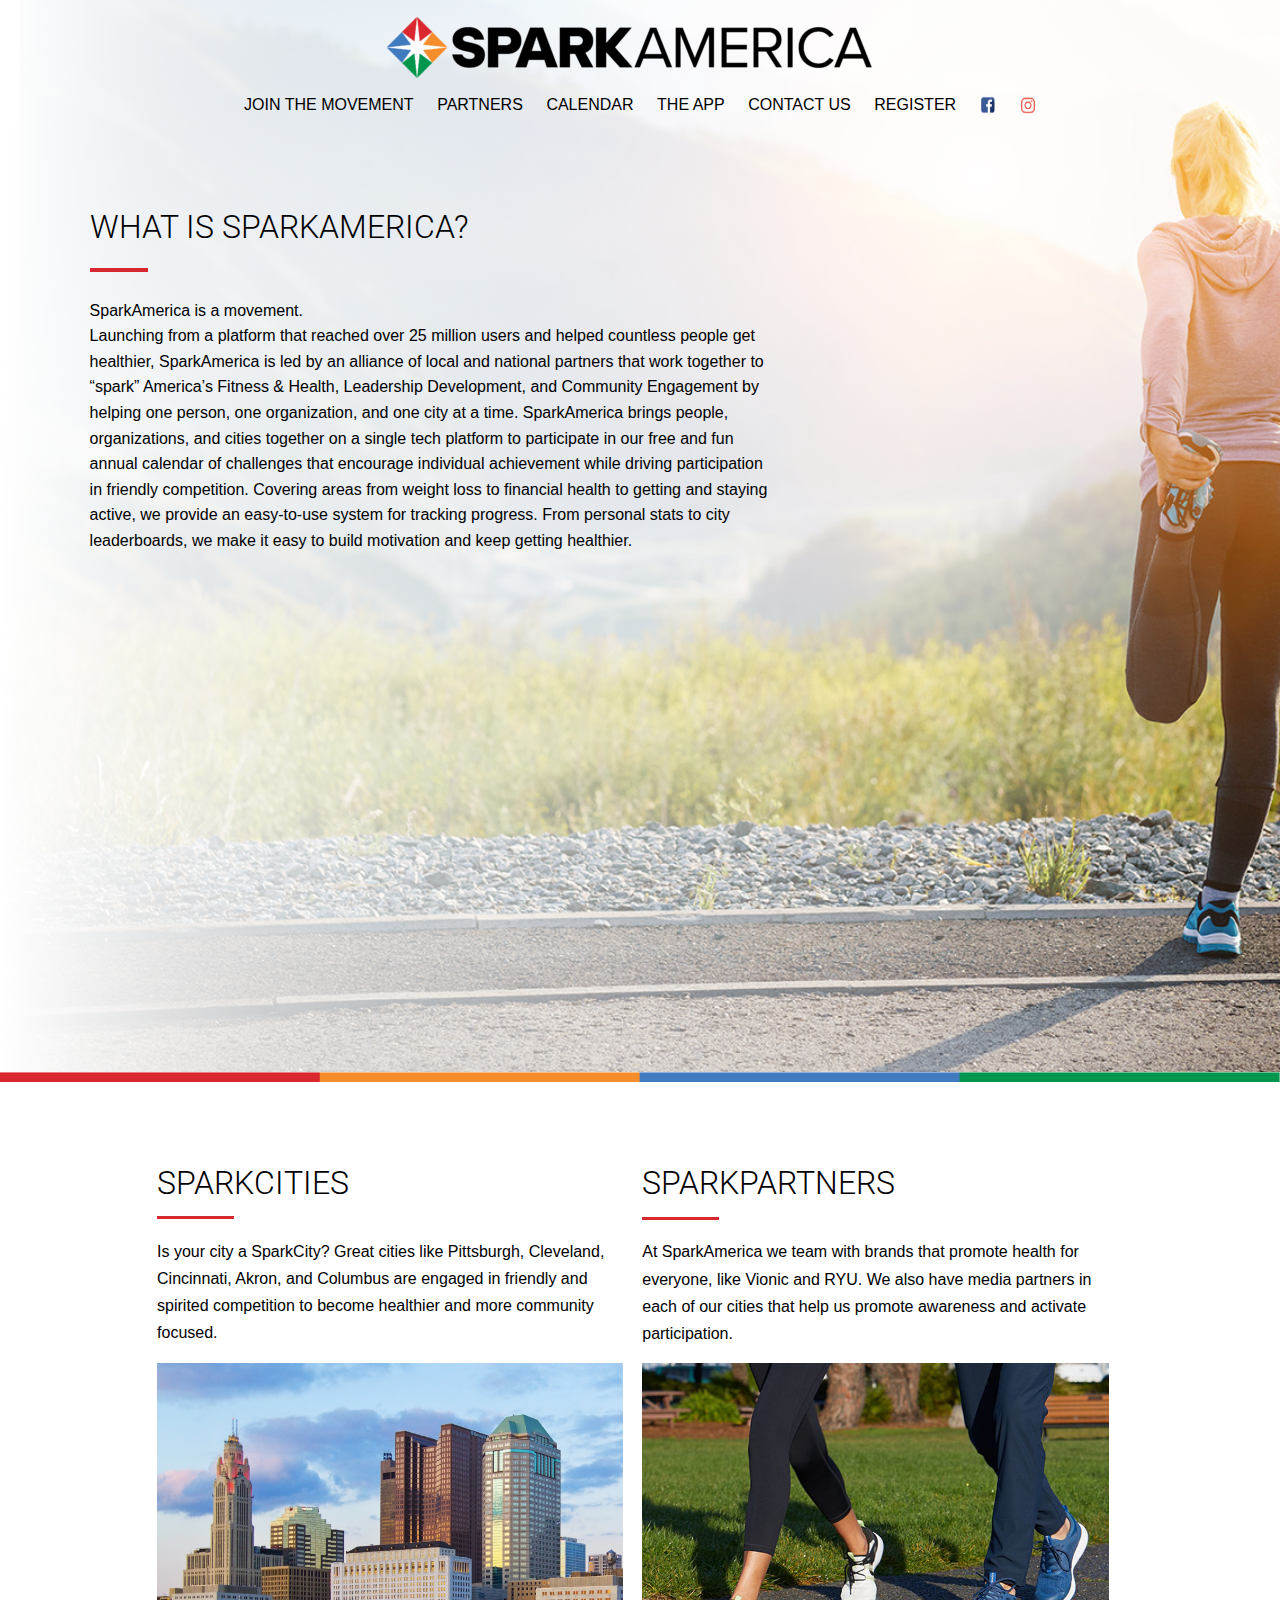
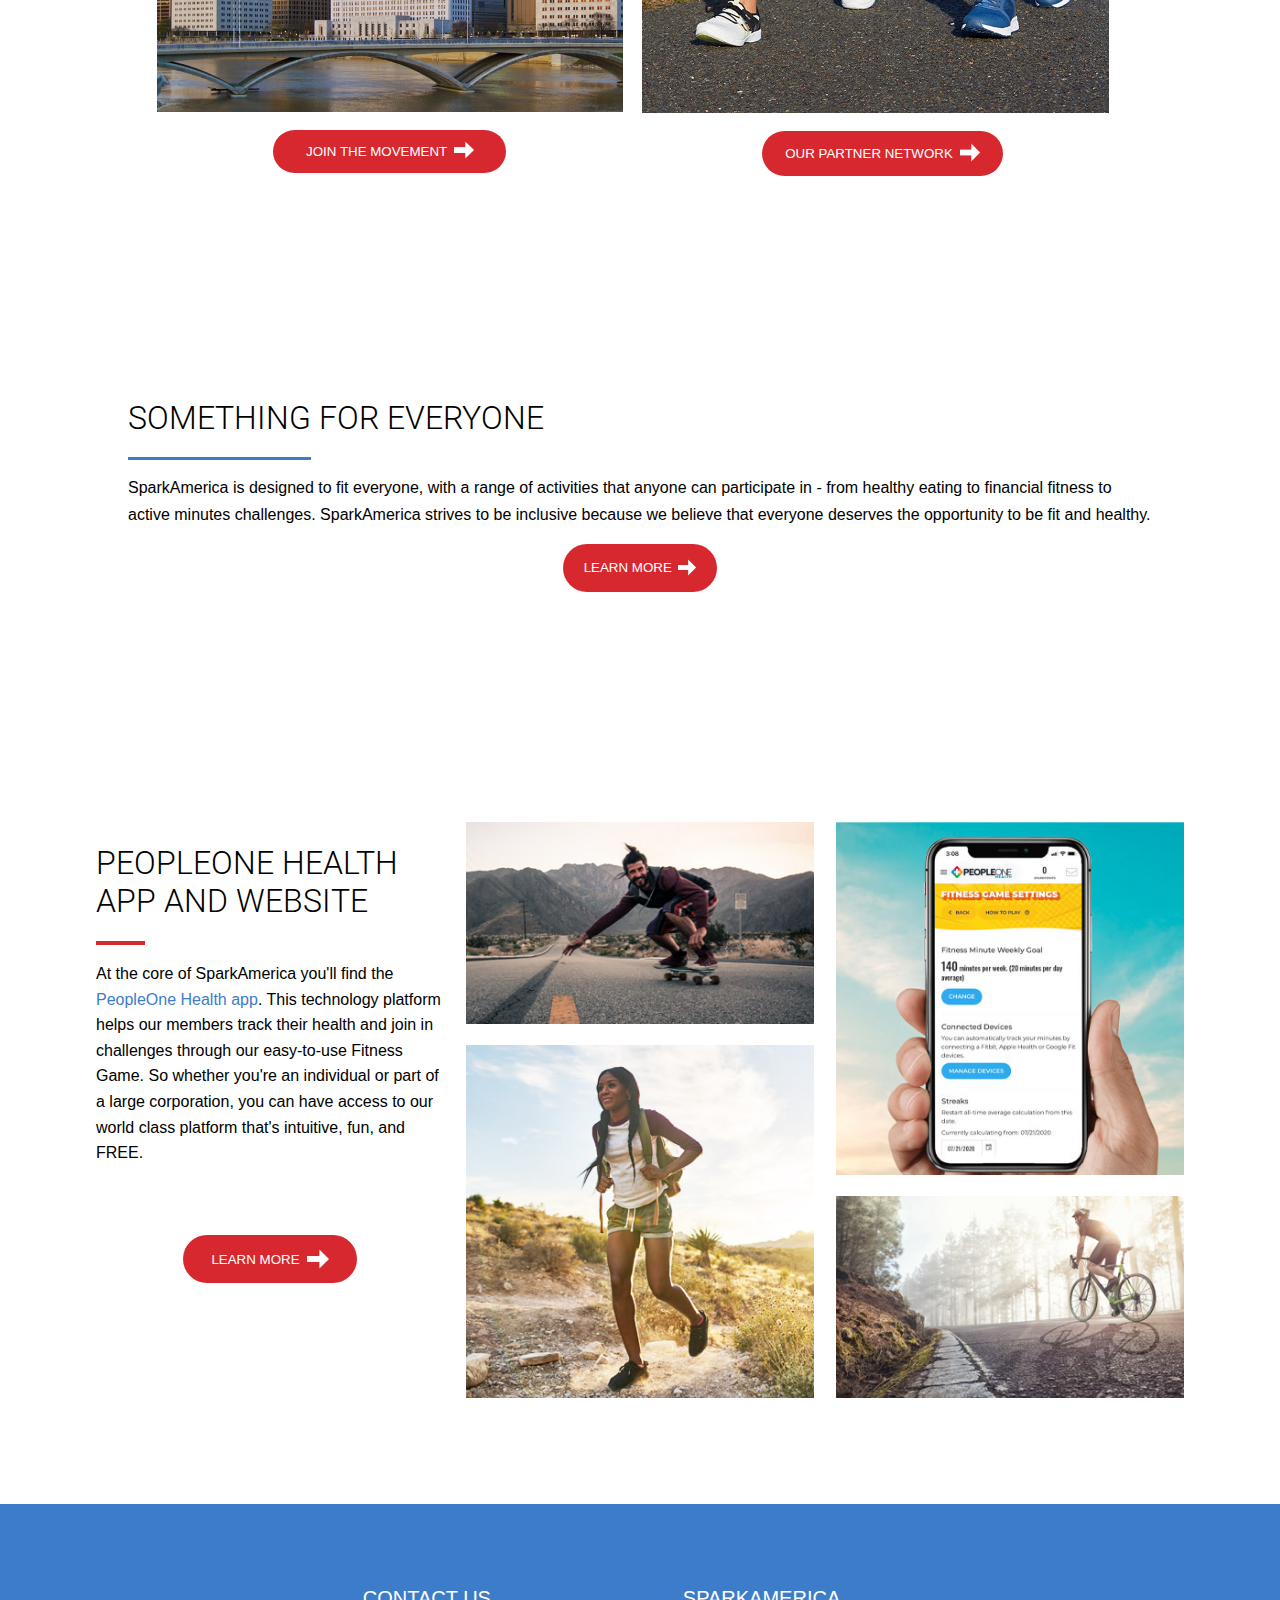
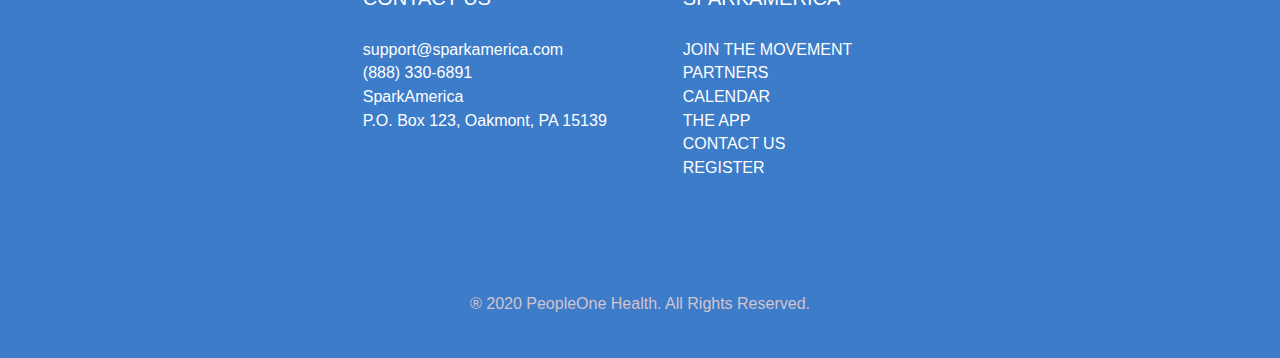
<file: Index.html>
<!DOCTYPE html>
<html lang="en">
  <head>
    <meta charset="UTF-8" />
    <meta http-equiv="X-UA-Compatible" content="IE=edge" />
    <meta name="viewport" content="width=device-width, initial-scale=1.0" />
    <title>SPARKAMERICA - SparkAmerica</title>
    <link rel="shortcut icon" href="./Images/common/title.png" />
    <link rel="stylesheet" href="./Css/header.css" />
    <link rel="stylesheet" href="./Css/home_content.css" />
    <link rel="stylesheet" href="./Css/footer.css" />
  </head>
  <body>
    <div id="bg">
      <div id="container">
        <div id="header"></div>
        <div id="description">
          <h1>WHAT IS SPARKAMERICA?</h1>
          <div></div>
          <p class="paragraph">
            SparkAmerica is a movement. <br />
            Launching from a platform that reached over 25 million users and
            helped countless people get healthier, SparkAmerica is led by an
            alliance of local and national partners that work together to
            “spark” America’s Fitness & Health, Leadership Development, and
            Community Engagement by helping one person, one organization, and
            one city at a time. SparkAmerica brings people, organizations, and
            cities together on a single tech platform to participate in our free
            and fun annual calendar of challenges that encourage individual
            achievement while driving participation in friendly competition.
            Covering areas from weight loss to financial health to getting and
            staying active, we provide an easy-to-use system for tracking
            progress. From personal stats to city leaderboards, we make it easy
            to build motivation and keep getting healthier.
          </p>
        </div>
      </div>
    </div>
    <div class="line">
      <img src="./Images/homepage/multicolorLine.jpg" alt="" />
    </div>
    <div id="cards_parent">
      <div class="cards">
        <div>
          <h1><span class="span">SPAR</span>KCITIES</h1>
          <p>
            Is your city a SparkCity? Great cities like Pittsburgh, Cleveland,
            Cincinnati, Akron, and Columbus are engaged in friendly and spirited
            competition to become healthier and more community focused.
          </p>
          <img src="./Images/common/buildings.jpg" />
          <button class="join_movement">
            <span class="arrow">JOIN THE MOVEMENT</span
            ><img src="./Images/common/arrow.png" alt="" />
          </button>
        </div>
        <div>
          <h1><span class="span">SPAR</span>KPARTNERS</h1>
          <p>
            At SparkAmerica we team with brands that promote health for
            everyone, like Vionic and RYU. We also have media partners in each
            of our cities that help us promote awareness and activate
            participation.
          </p>
          <img src="./Images/homepage/running.jpg" />
          <button class="partners">
            <span class="arrow">OUR PARTNER NETWORK</span
            ><img src="./Images/common/arrow.png" alt="" />
          </button>
        </div>
      </div>
    </div>
    <div id="paralympic">
      <div>
        <div>
          <h1><span class="span2">SOMETHING</span> FOR EVERYONE</h1>
          <p>
            SparkAmerica is designed to fit everyone, with a range of activities
            that anyone can participate in - from healthy eating to financial
            fitness to active minutes challenges. SparkAmerica strives to be
            inclusive because we believe that everyone deserves the opportunity
            to be fit and healthy.
          </p>
          <button class="learn_more">
            <span class="arrow">LEARN MORE</span
            ><img id="tar" src="./Images/common/arrow.png" />
          </button>
        </div>
      </div>
    </div>
    <div id="grid_parent">
      <div id="grid_part">
        <div>
          <h1>PEOPLEONE HEALTH APP AND WEBSITE</h1>
          <div id="underline"></div>
          <p>
            At the core of SparkAmerica you'll find the
            <span class="highlight">PeopleOne Health app</span>. This technology
            platform helps our members track their health and join in challenges
            through our easy-to-use Fitness Game. So whether you're an
            individual or part of a large corporation, you can have access to
            our world class platform that's intuitive, fun, and FREE.
          </p>
          <button class="learn_more">
            <span class="arrow">LEARN MORE</span
            ><img src="./Images/common/arrow.png" />
          </button>
        </div>
        <div class="grid_image">
          <img src="./Images/homepage/scating.jpg" />
          <img src="./Images/homepage/traking.jpg" />
        </div>
        <div class="grid_image">
          <img src="./Images/common/iphone1.jpg" />
          <img src="./Images/homepage/Cycling.jpg" />
        </div>
      </div>
    </div>
    <div id="footer"></div>
  </body>
  <script src="./Scripts/header.js"></script>
  <script src="./Scripts/footer.js"></script>
  <script src="./Scripts/index.js"></script>
</html>
</file>
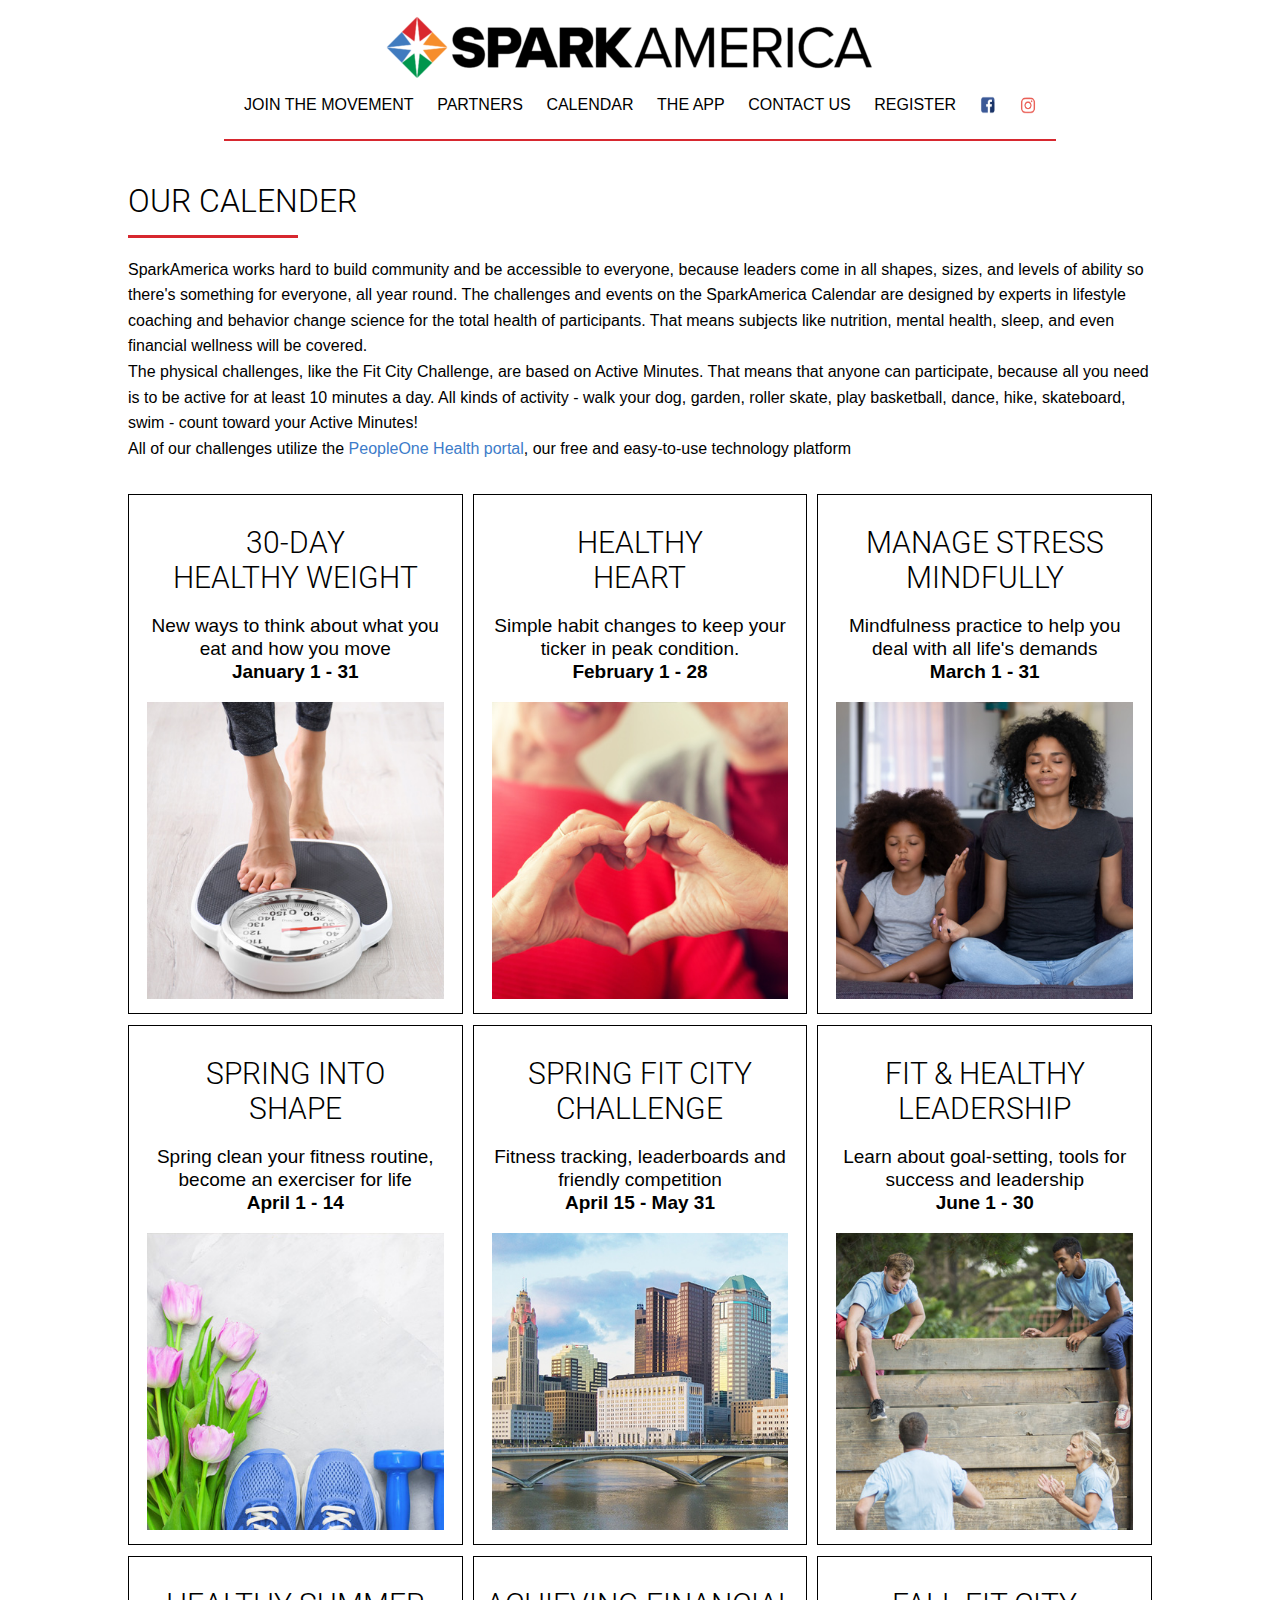
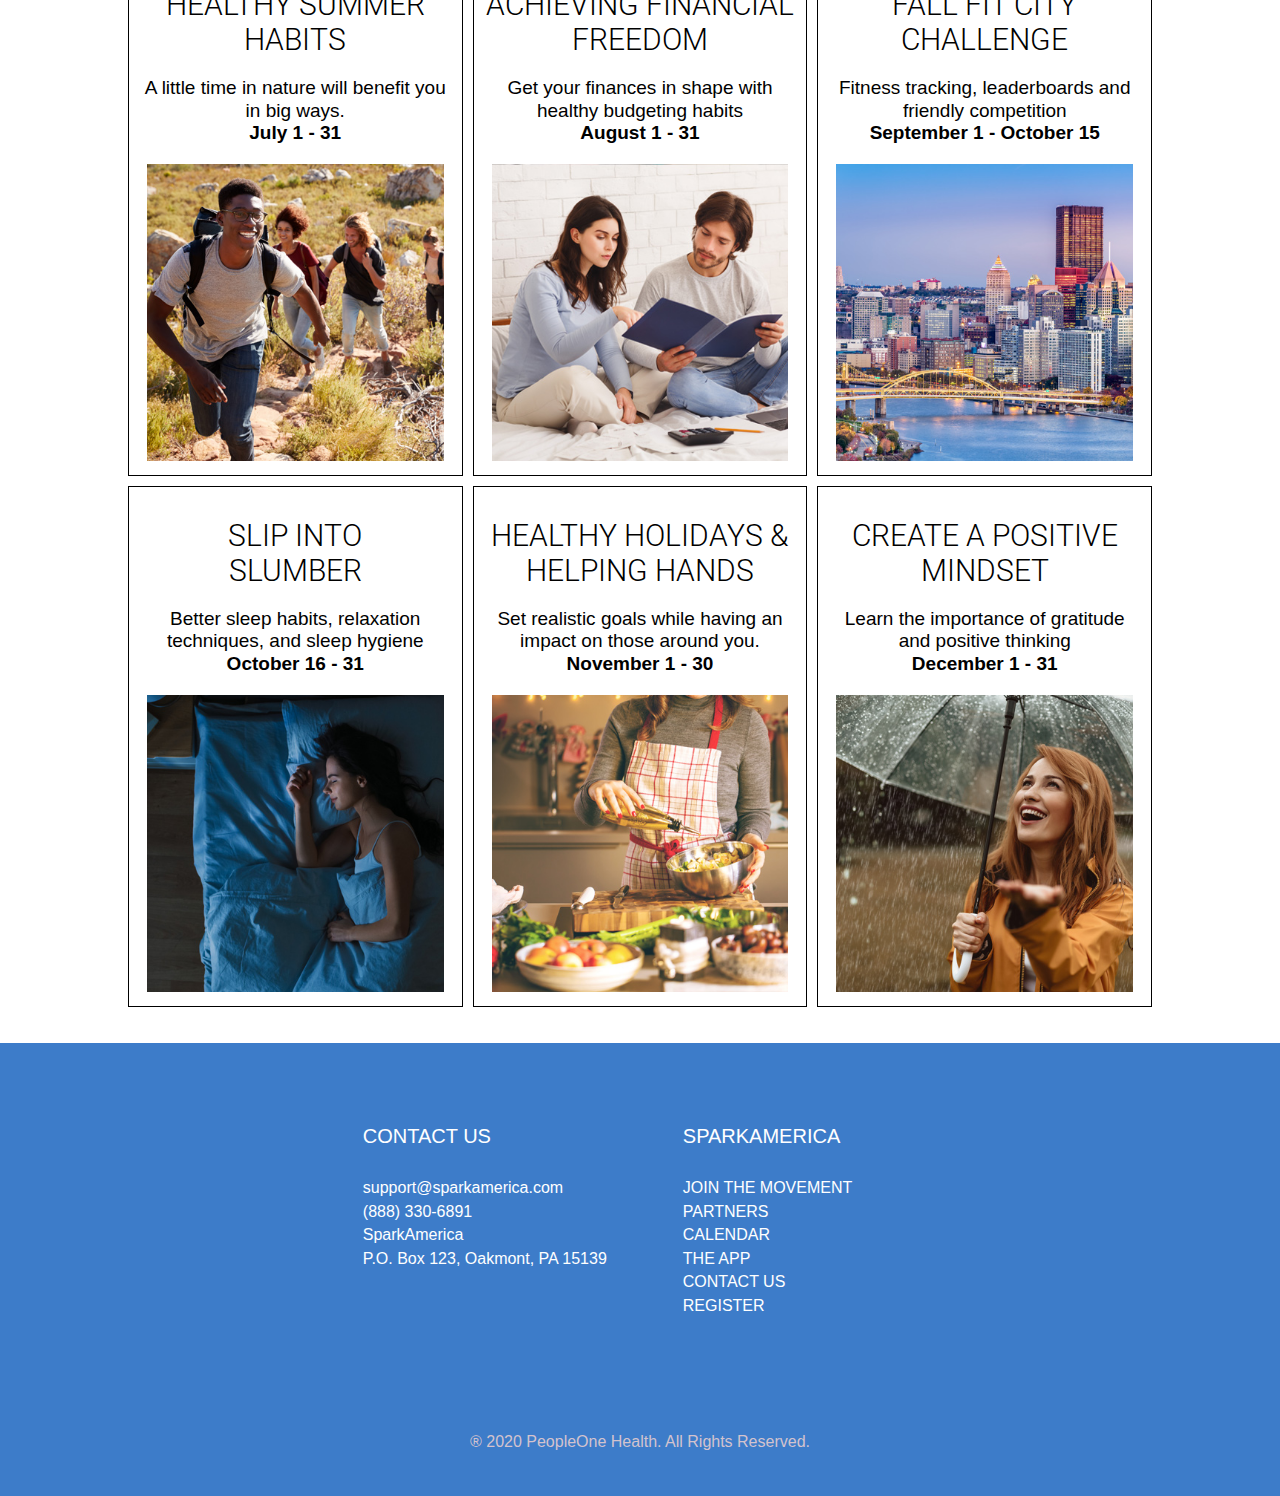
<file: calendar.html>
<!DOCTYPE html>
<html lang="en">
  <head>
    <meta charset="UTF-8" />
    <meta http-equiv="X-UA-Compatible" content="IE=edge" />
    <meta name="viewport" content="width=device-width, initial-scale=1.0" />
    <title>CALENDER - SparkAmerica</title>
    <link rel="shortcut icon" href="./Images/common/title.png" />
    <link rel="stylesheet" href="./Css/header.css" />
    <link rel="stylesheet" href="./Css/extra.css" />
    <link rel="stylesheet" href="./Css/calendar.css" />
    <link rel="stylesheet" href="./Css/footer.css">
  </head>
  <body>
    <div id="header"><!--This Part is Appended in JavaScript--></div>
    <div id="description">
      <h1>
        <span class="span" style="padding-bottom: 1.5%">OUR CALEN</span>DER
      </h1>
      <p>
        SparkAmerica works hard to build community and be accessible to
        everyone, because leaders come in all shapes, sizes, and levels of
        ability so there's something for everyone, all year round. The
        challenges and events on the SparkAmerica Calendar are designed by
        experts in lifestyle coaching and behavior change science for the total
        health of participants. That means subjects like nutrition, mental
        health, sleep, and even financial wellness will be covered.<br />The
        physical challenges, like the Fit City Challenge, are based on Active
        Minutes. That means that anyone can participate, because all you need is
        to be active for at least 10 minutes a day. All kinds of activity - walk
        your dog, garden, roller skate, play basketball, dance, hike,
        skateboard, swim - count toward your Active Minutes!<br />All of our
        challenges utilize the
        <span class="highlight">PeopleOne Health portal</span>, our free and
        easy-to-use technology platform
      </p>
    </div>
    <div id="year">
      <div>
        <h1>30-DAY<br />HEALTHY WEIGHT</h1>
        <p>New ways to think about what you eat and how you move<br>
        <span class="dark">January 1 - 31</span></p>
        <img src="./Images/calender/january.jpg" />
      </div>
      <div>
        <h1>HEALTHY<br />HEART</h1>
        <p>Simple habit changes to keep your ticker in peak condition.<br>
        <span class="dark">February 1 - 28</span></p>
        <img src="./Images/calender/february.jpg" />
      </div>
      <div>
        <h1>MANAGE STRESS<br />MINDFULLY</h1>
        <p>Mindfulness practice to help you deal with all life's demands<br>
        <span class="dark">March 1 - 31</span></p>
        <img src="./Images/calender/march.jpg" />
      </div>
      <div>
        <h1>SPRING INTO<br />SHAPE</h1>
        <p>Spring clean your fitness routine, become an exerciser for life<br>
        <span class="dark">April 1 - 14</span></p>
        <img src="./Images/calender/april.jpg" />
      </div>
      <div>
        <h1>SPRING FIT CITY<br />CHALLENGE</h1>
        <p>Fitness tracking, leaderboards and friendly competition<br>
        <span class="dark">April 15 - May 31</span></p>
        <img src="./Images/calender/may.jpg" />
      </div>
      <div>
        <h1>FIT & HEALTHY<br />LEADERSHIP</h1>
        <p>Learn about goal-setting, tools for success and leadership<br>
        <span class="dark">June 1 - 30</span></p>
        <img src="./Images/calender/june.jpg" />
      </div>
      <div>
        <h1>HEALTHY SUMMER<br />HABITS</h1>
        <p>A little time in nature will benefit you in big ways.<br>
        <span class="dark">July 1 - 31</span></p>
        <img src="./Images/calender/july.jpg" />
      </div>
      <div>
        <h1>ACHIEVING FINANCIAL<br />FREEDOM</h1>
        <p>Get your finances in shape with healthy budgeting habits<br>
        <span class="dark">August 1 - 31</span></p>
        <img src="./Images/calender/august.jpg" />
      </div>
      <div>
        <h1>FALL FIT CITY<br />CHALLENGE</h1>
        <p>Fitness tracking, leaderboards and friendly competition<br>
        <span class="dark">September 1 - October 15</span></p>
        <img src="./Images/calender/september.jpg" />
      </div>
      <div>
        <h1>SLIP INTO<br />SLUMBER</h1>
        <p>Better sleep habits, relaxation techniques, and sleep hygiene<br>
        <span class="dark">October 16 - 31</span></p>
        <img src="./Images/calender/october.jpg" />
      </div>
      <div>
        <h1>HEALTHY HOLIDAYS &<br />HELPING HANDS</h1>
        <p>Set realistic goals while having an impact on those around you.<br>
        <span class="dark">November 1 - 30</span></p>
        <img src="./Images/calender/november.jpg" />
      </div>
      <div>
        <h1>CREATE A POSITIVE<br />MINDSET</h1>
        <p>Learn the importance of gratitude and positive thinking<br>
        <span class="dark">December 1 - 31</span></p>
        <img src="./Images/calender/december.jpg" />
      </div>
    </div>
    <div id="footer"><!--This Part is Appended in JavaScript--></div>
  </body>
  <script src="./Scripts/header.js"></script>
  <script src="./Scripts/footer.js"></script>
</html>
</file>
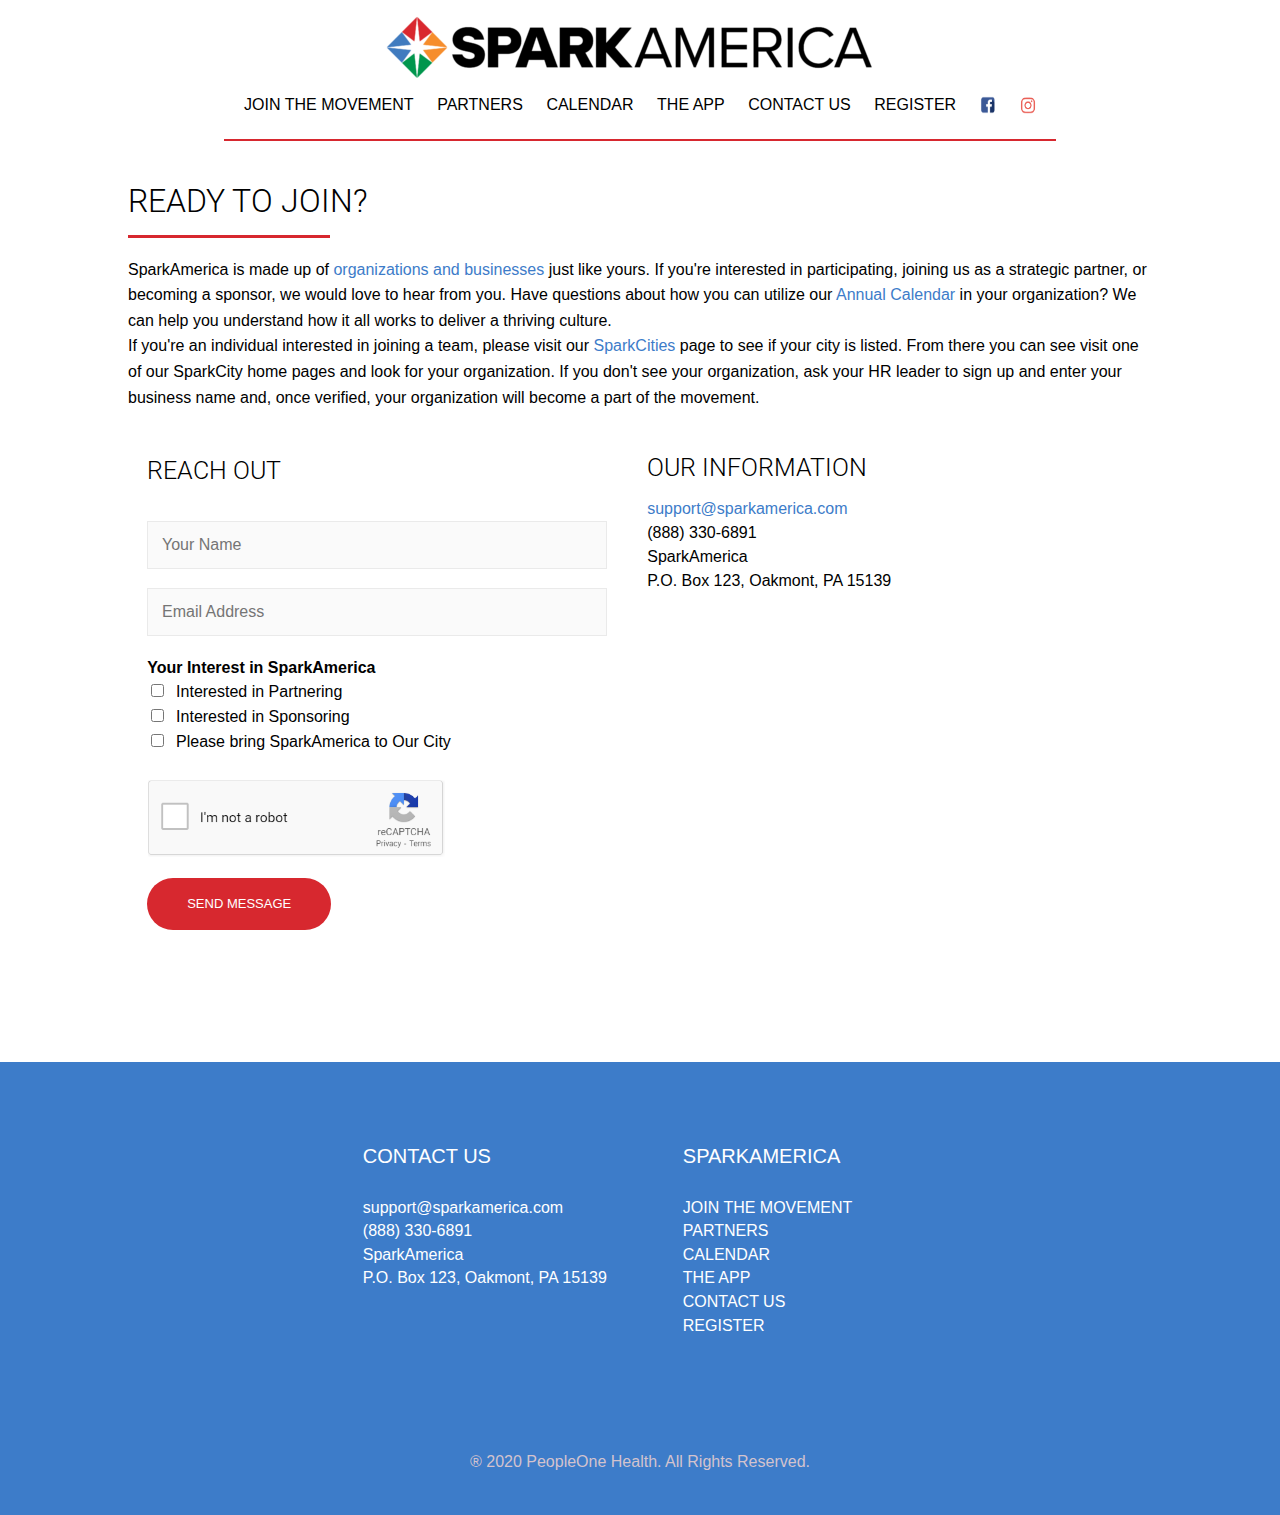
<file: contactUs.html>
<!DOCTYPE html>
<html lang="en">
  <head>
    <meta charset="UTF-8" />
    <meta http-equiv="X-UA-Compatible" content="IE=edge" />
    <meta name="viewport" content="width=device-width, initial-scale=1.0" />
    <title>CONTACT US - SparkAmerica</title>
    <link rel="shortcut icon" href="./Images/common/title.png" />
    <link rel="stylesheet" href="./Css/header.css" />
    <link rel="stylesheet" href="./Css/extra.css" />
    <link rel="stylesheet" href="./Css/contact.css" />
    <link rel="stylesheet" href="./Css/footer.css" />
  </head>
  <body>
    <div id="header"><!--This Part is Appended in JavaScript--></div>
    <div id="description">
      <h1>
        <span class="span" style="padding-bottom: 1.5%">READY TO JOI</span>N?
      </h1>
      <p>
        SparkAmerica is made up of <span class="highlight">organizations and businesses</span> just like yours.
        If you're interested in participating, joining us as a strategic
        partner, or becoming a sponsor, we would love to hear from you. Have
        questions about how you can utilize our <span class="highlight">Annual Calendar</span> in your
        organization? We can help you understand how it all works to deliver a
        thriving culture.
        <br />
        If you're an individual interested in joining a team, please visit our
        <span class="highlight">SparkCities</span> page to see if your city is listed. From there you can see
        visit one of our SparkCity home pages and look for your organization. If
        you don't see your organization, ask your HR leader to sign up and enter
        your business name and, once verified, your organization will become a
        part of the movement.
      </p>
    </div>
    <div id="contact">
        
        <form>
          <h1>REACH OUT</h1>
          <input type="text" placeholder="Your Name" />
          <input type="email" name="" id="" placeholder="Email Address" />
          <div>
            <label for="interest" id="check"><span class="dark">Your Interest in SparkAmerica</span></label><br>
            <input type="checkbox" name="interest" /> &nbsp;Interested in Partnering<br>
            <input type="checkbox" name="interest" /> &nbsp;Interested in Sponsoring<br>
            <input type="checkbox" name="interest" /> &nbsp;Please bring SparkAmerica to Our City<br>
          </div>
          <img id="recap" src="./Images/common/captchaStart.png" alt="" />
          <button>SEND MESSAGE</button>
        </form>
      <div id="part_2">
        <ul type="none">
          <h1>OUR INFORMATION</h1>
          <li>
            <a href="https://mail.google.com/"
              ><span class="highlight">support@sparkamerica.com</span></a
            >
          </li>
          <li>(888) 330-6891</li>
          <li>SparkAmerica</li>
          <li>P.O. Box 123, Oakmont, PA 15139</li>
        </ul>
      </div>
    </div>
    <div id="footer"><!--This Part is Appended in JavaScript--></div>
  </body>
  <script src="./Scripts/header.js"></script>
  <script src="./Scripts/footer.js"></script>
  <script src="./Scripts/contact.js"></script>
</html>
</file>
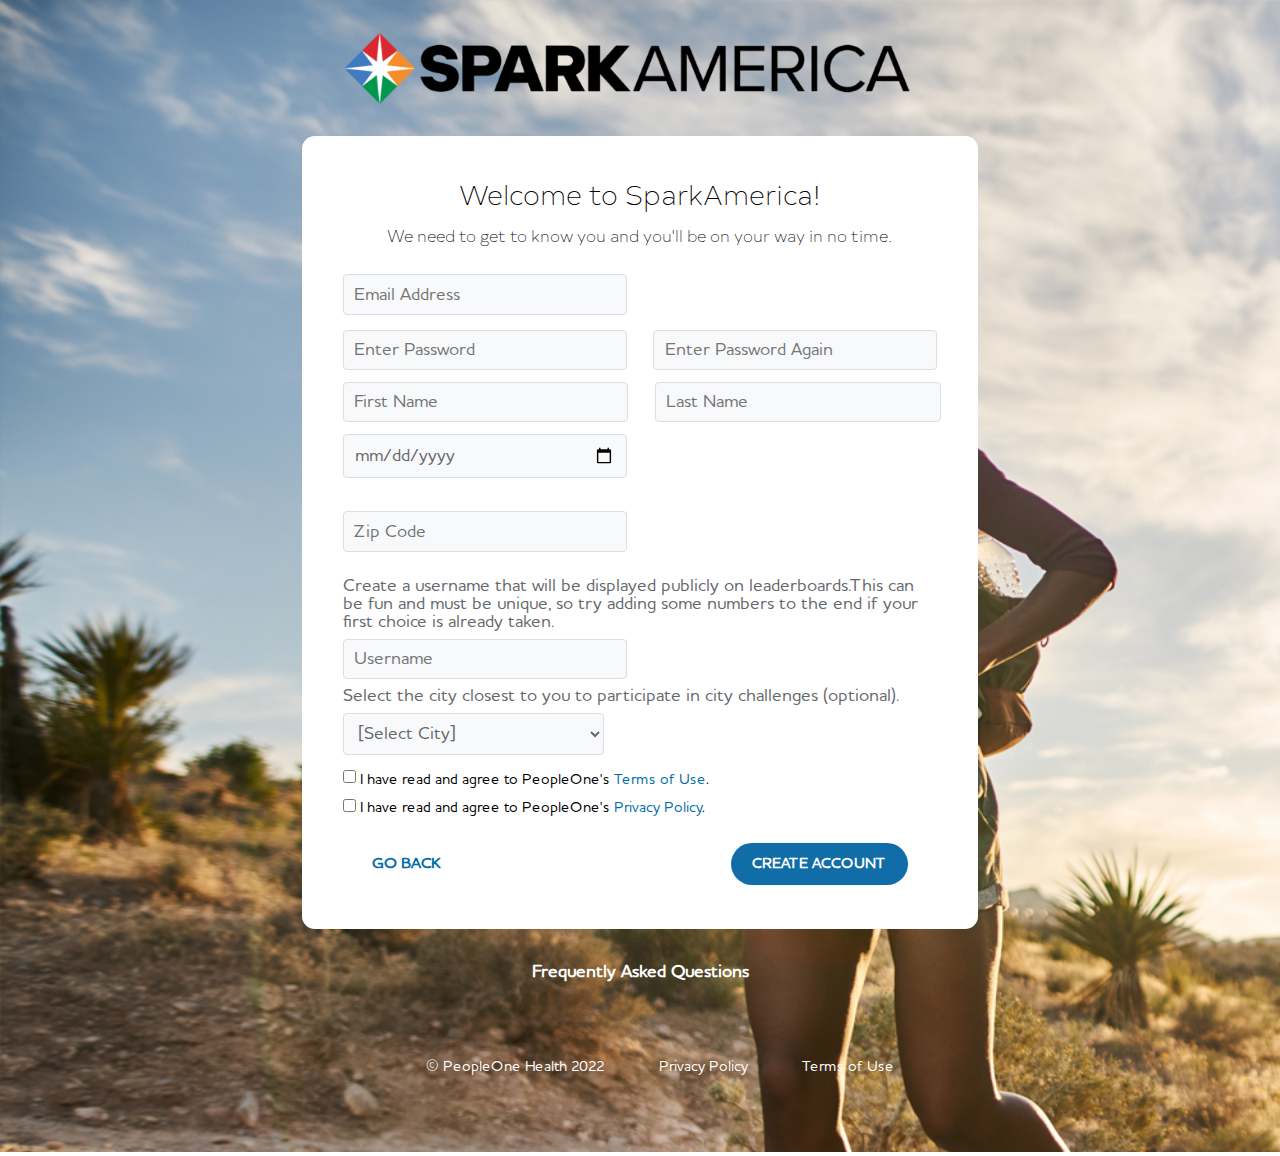
<file: form.html>
<!DOCTYPE html>
<html lang="en">
  <head>
    <meta charset="UTF-8" />
    <meta http-equiv="X-UA-Compatible" content="IE=edge" />
    <meta name="viewport" content="width=device-width, initial-scale=1.0" />
    <title>SparkAmerica: Get Started</title>
    <link rel="shortcut icon" href="./Images/common/title.png" />
    <link rel="stylesheet" href="./Css/form.css" />
  </head>
  <body>
    <img src="./Images/common/SparkAmericaCityPageHeader.jpg" alt="" />
    <div id="content">
      <img src="./Images/common/SparkAmerica2020-02-768x96.png" alt="" />
      <div id="white_part">
        <div>
          <div>
            <h1>
              Welcome to SparkAmerica!<br />
              <span id="p"
                >We need to get to know you and you'll be on your way in no
                time.</span
              >
            </h1>
          </div>
          <form action="">
            <input type="text" placeholder="Email Address" />
            <p class="email notice">Email field is required</p>

            <div id="password">
              <input type="password" name="" placeholder="Enter Password" />
              <input
                type="password"
                name=""
                placeholder="Enter Password Again"
              />
            </div>
            <div style="width:84% ; display: flex; justify-content: space-between;">
              <p class="password notice">The Password field is required.</p>
            <p class="password notice"></p>
            </div>

            <div class="flname">
              <div>
              <input type="text" name="" placeholder="First Name" />
              <p class="notice">The First Name field is required.</p>
              </div>
              <div>
              <input type="text" name="" placeholder="Last Name" />
              <p class="notice">The Last Name field is required.</p>
              </div>
            </div>

            <input type="date" name="" /> <br />
            <p class="dob notice">The Birth Date field is required.</p>
            <br />

            <input type="tel" name="" placeholder="Zip Code" /><br />
            <p class="zip notice">The Zip Code field is required. USA residents only.
            </p>
            <br />

            <label for="username"
              >Create a username that will be displayed publicly on
              leaderboards.This can be fun and must be unique, so try adding
              some numbers to the end if your first choice is already
              taken.</label
            >
            <br />

            <input type="text" id="username" placeholder="Username" />
            <p class="user notice">The Username field is required.</p>
            <br />
            <label for="selbox"
              >Select the city closest to you to participate in city challenges
              (optional).</label
            ><br />
            <select name="" id="selbox">
            <option value="">[Select City]</option>
            <option value="5">Akron OH</option>
            <option value="17">Albuquerque NM</option>
            <option value="97">Arkansas</option>
            <option value="77">Asheville NC</option>
            <option value="130">Athens TN</option>
            <option value="18">Atlanta GA</option>
            <option value="60">Augusta GA</option>
            <option value="19">Austin TX</option>
            <option value="20">Baltimore MD</option>
            <option value="83">Bartlett IL</option>
            <option value="101">Batavia IL</option>
            <option value="13">BatonRouge LA</option>
            <option value="21">Birmingham AL</option>
            <option value="8">Blair County PA</option>
            <option value="78">Boise ID</option>
            <option value="22">Boston MA</option>
            <option value="98">Brevard County FL</option>
            <option value="131">Brownsville TN</option>
            <option value="103">Campton Hills IL</option>
            <option value="73">CarolStream IL</option>
            <option value="104">Carson City NV</option>
            <option value="23">Charlotte NC</option>
            <option value="24">Chicago IL</option>
            <option value="4">Cincinnati OH</option>
            <option value="2">Cleveland OH</option>
            <option value="61">Columbia SC</option>
            <option value="3">Columbus OH</option>
            <option value="105">Cortland IL</option>
            <option value="106">Countryside IL</option>
            <option value="62">CuyahogaFalls</option>
            <option value="25">Dallas TX</option>
            <option value="84">Darien IL</option>
            <option value="6">Dayton OH</option>
            <option value="26">Denver CO</option>
            <option value="7">Detroit MI</option>
            <option value="107">Douglasville GA</option>
            <option value="93">Duluth MN</option>
            <option value="136">Elburn IL</option>
            <option value="108">Elgin IL</option>
            <option value="58">Elyria OH</option>
            <option value="82">Evansville IN</option>
            <option value="109">Evergreen Park IL</option>
            <option value="14">Findlay OH</option>
            <option value="99">Fontana CA</option>
            <option value="110">Fort Smith AR</option>
            <option value="111">Frankfort IL</option>
            <option value="63">Gaithersburg MD</option>
            <option value="112">Geneva IL</option>
            <option value="85">GlendaleHeights IL</option>
            <option value="52">GrandRapids MI</option>
            <option value="64">GreenBay WI</option>
            <option value="86">Greenville MS</option>
            <option value="123">Hampshire IL</option>
            <option value="74">HanoverPark IL</option>
            <option value="10">Harrisburg PA</option>
            <option value="67">Hartford CT</option>
            <option value="113">Hilo HI</option>
            <option value="100">Hoquiam WA</option>
            <option value="27">Houston TX</option>
            <option value="28">Indianapolis IN</option>
            <option value="65">Jackson MS</option>
            <option value="29">Jacksonville FL</option>
            <option value="30">KansasCity MO</option>
            <option value="114">Kershaw County SC</option>
            <option value="70">Lancaster OH</option>
            <option value="31">LasVegas NV</option>
            <option value="115">Lauderhill FL</option>
            <option value="95">Lincoln NE</option>
            <option value="87">LittleRock AR</option>
            <option value="32">LosAngeles CA</option>
            <option value="33">Louisville KY</option>
            <option value="116">Louisville MS</option>
            <option value="117">Maplewood MO</option>
            <option value="118">McAlester OK</option>
            <option value="34">Memphis TN</option>
            <option value="35">Miami FL</option>
            <option value="119">Middlesboro KY</option>
            <option value="54">Milwaukee WI</option>
            <option value="36">Minneapolis MN</option>
            <option value="120">Moline IL</option>
            <option value="37">Nashville TN</option>
            <option value="79">Newark NJ</option>
            <option value="68">NewHaven CT</option>
            <option value="38">NewOrleans LA</option>
            <option value="121">Newport TN</option>
            <option value="39">NewYork</option>
            <option value="69">Norfolk</option>
            <option value="71">Norman OK</option>
            <option value="122">North Aurora IL</option>
            <option value="88">Oakland CA</option>
            <option value="40">OklahomaCity OK</option>
            <option value="94">Omaha NE</option>
            <option value="41">Orlando FL</option>
            <option value="9">Philadelphia PA</option>
            <option value="42">Phoenix AZ</option>
            <option value="1">Pittsburgh PA</option>
            <option value="43">Portland OR</option>
            <option value="91">Providence RI</option>
            <option value="124">Quincy IL</option>
            <option value="44">Raleigh NC</option>
            <option value="132">Richmond VA</option>
            <option value="133">Richton Park IL</option>
            <option value="59">Rochester MN</option>
            <option value="45">Sacramento CA</option>
            <option value="125">Salisbury NC</option>
            <option value="55">SaltLake UT</option>
            <option value="46">SanAntonio TX</option>
            <option value="47">SanDiego CA</option>
            <option value="48">SanFrancisco CA</option>
            <option value="49">Seattle WA</option>
            <option value="126">Selma AL</option>
            <option value="134">Shreveport LA</option>
            <option value="135">Sleepy Hollow IL</option>
            <option value="81">SouthBend IN</option>
            <option value="50">StLouis MO</option>
            <option value="127">Struthers OH</option>
            <option value="92">Superior WI</option>
            <option value="128">Sweet Water TN</option>
            <option value="75">Tallmadge OH</option>
            <option value="72">Tamarac FL</option>
            <option value="51">Tampa FL</option>
            <option value="96">TeamAmerica</option>
            <option value="11">Toledo OH</option>
            <option value="80">Trenton NJ</option>
            <option value="129">Tuskegee AL</option>
            <option value="56">WashingtonDC</option>
            <option value="89">Waterloo IA</option>
            <option value="90">Wausau WI</option>
            <option value="15">WestChicago IL</option>
            <option value="66">WestHartford CT</option>
            <option value="57">WestPalmBeach FL</option>
            <option value="53">WinstonSalem NC</option>
            <option value="76">WoodDale IL</option>
            <option value="12">Youngstown OH</option>
    </select>
            </select>
            <br />
            <div id="checkbox">
              <input type="checkbox" name="" class="check" value="" /><span class="privacy"> I have read and agree to PeopleOne's <span class="highlight">Terms of Use</span>.<span class="notice">Please agree to Terms and Conditions</span></span><br>
              <input style="width: min-content;" type="checkbox" name="" class="check" value=""/><span class="privacy"> I have read and agree to PeopleOne's <span class="highlight">Privacy Policy</span>. <span class="notice">Please agree to the Privacy Policy
                </span></span> 
            </div>

            <div id="btn">
              <a href="Index.html">GO BACK</a>
              <button>CREATE ACCOUNT</button>
            </div>
          </form>
        </div>
      </div>
      <p id="faq">Frequently Asked Questions</p>
      <ul type="none">
        <li>© PeopleOne Health 2022</li>
        <li>Privacy Policy</li>
        <li>Terms of Use</li>
      </ul>
    </div>
  </body>
  <script src="./Scripts/form.js"></script>
</html>
</file>
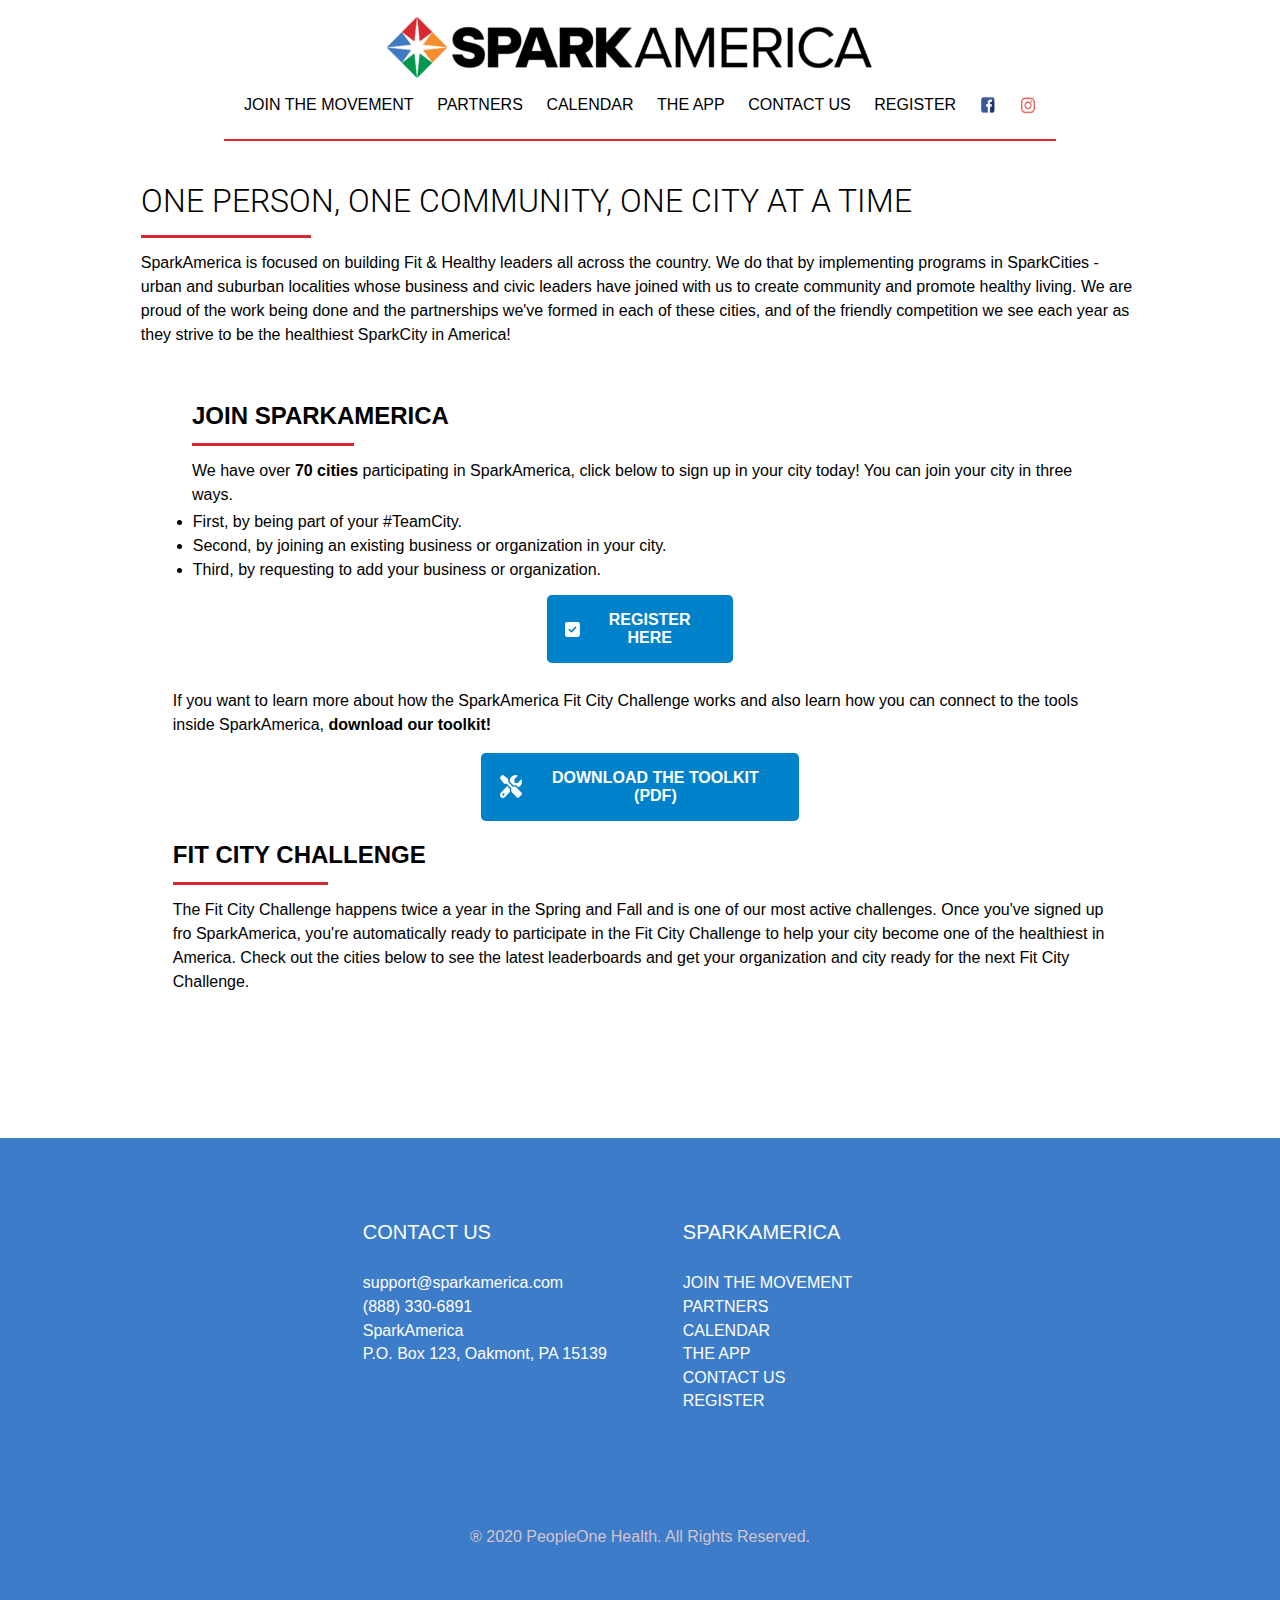
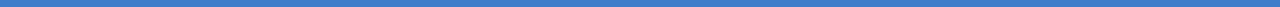
<file: joinTheMovement.html>
<!DOCTYPE html>
<html lang="en">
  <head>
    <meta charset="UTF-8" />
    <meta http-equiv="X-UA-Compatible" content="IE=edge" />
    <meta name="viewport" content="width=device-width, initial-scale=1.0" />
    <title>JION THE MOVEMENT - SparkAmerica</title>
    <link rel="shortcut icon" href="./Images/common/title.png" />
    <link rel="stylesheet" href="./Css/header.css" />
    <link rel="stylesheet" href="./Css/extra.css" />
    <link rel="stylesheet" href="./Css/joinMovement.css" />
    <link rel="stylesheet" href="./Css/footer.css" />
  </head>
  <body>
    <div id="header"><!--This Part is Appended in JavaScript--></div>
    <div id="part_one">
      <h1>
        <span class="span">ONE PERSO</span>N, ONE COMMUNITY, ONE CITY AT A TIME
      </h1>
      <p>
        SparkAmerica is focused on building Fit & Healthy leaders all across the
        country. We do that by implementing programs in SparkCities - urban and
        suburban localities whose business and civic leaders have joined with us
        to create community and promote healthy living. We are proud of the work
        being done and the partnerships we've formed in each of these cities,
        and of the friendly competition we see each year as they strive to be
        the healthiest SparkCity in America!
      </p>
    </div>
    <div id="part_two">
      <h2><span class="span">JOIN SPARKA</span>MERICA</h2>
      <p>
        We have over <span class="dark">70 cities</span> participating in SparkAmerica, click below to
        sign up in your city today! You can join your city in three ways.
      </p>
    </div>
    <ul id="part_three">
      <li>First, by being part of your #TeamCity.</li>
      <li>
        Second, by joining an existing business or organization in your city.
      </li>
      <li>Third, by requesting to add your business or organization.</li>
    </ul>
    <div id="part_four">
      <button><svg class="tick" xmlns="http://www.w3.org/2000/svg" viewBox="0 0 448 512"><path d="M64 32C28.7 32 0 60.7 0 96V416c0 35.3 28.7 64 64 64H384c35.3 0 64-28.7 64-64V96c0-35.3-28.7-64-64-64H64zM337 209L209 337c-9.4 9.4-24.6 9.4-33.9 0l-64-64c-9.4-9.4-9.4-24.6 0-33.9s24.6-9.4 33.9 0l47 47L303 175c9.4-9.4 24.6-9.4 33.9 0s9.4 24.6 0 33.9z"/></svg><p class="text">REGISTER HERE</p></button>
      <p>
        If you want to learn more about how the SparkAmerica Fit City Challenge
        works and also learn how you can connect to the tools inside
        SparkAmerica, <span class="dark">download our toolkit!</span>
      </p>
      <button><img class="icon" src="./Images/join_movement/setting.svg" type="svg">  <p>DOWNLOAD THE TOOLKIT (PDF)</p></button>
    </div>
    <div id="part_five">
      <h2><span class="span">FIT CITY CHA</span>LLENGE</h2>
      <p>
        The Fit City Challenge happens twice a year in the Spring and Fall and
        is one of our most active challenges. Once you've signed up fro
        SparkAmerica, you're automatically ready to participate in the Fit City
        Challenge to help your city become one of the healthiest in America.
        Check out the cities below to see the latest leaderboards and get your
        organization and city ready for the next Fit City Challenge.
      </p>
    </div>
    <div id="footer"><!--This Part is Appended in JavaScript--></div>
  </body>
  <script src="./Scripts/header.js"></script>
  <script src="./Scripts/footer.js"></script>
  <script src="./Scripts/join_movement.js"></script>
</html>
</file>
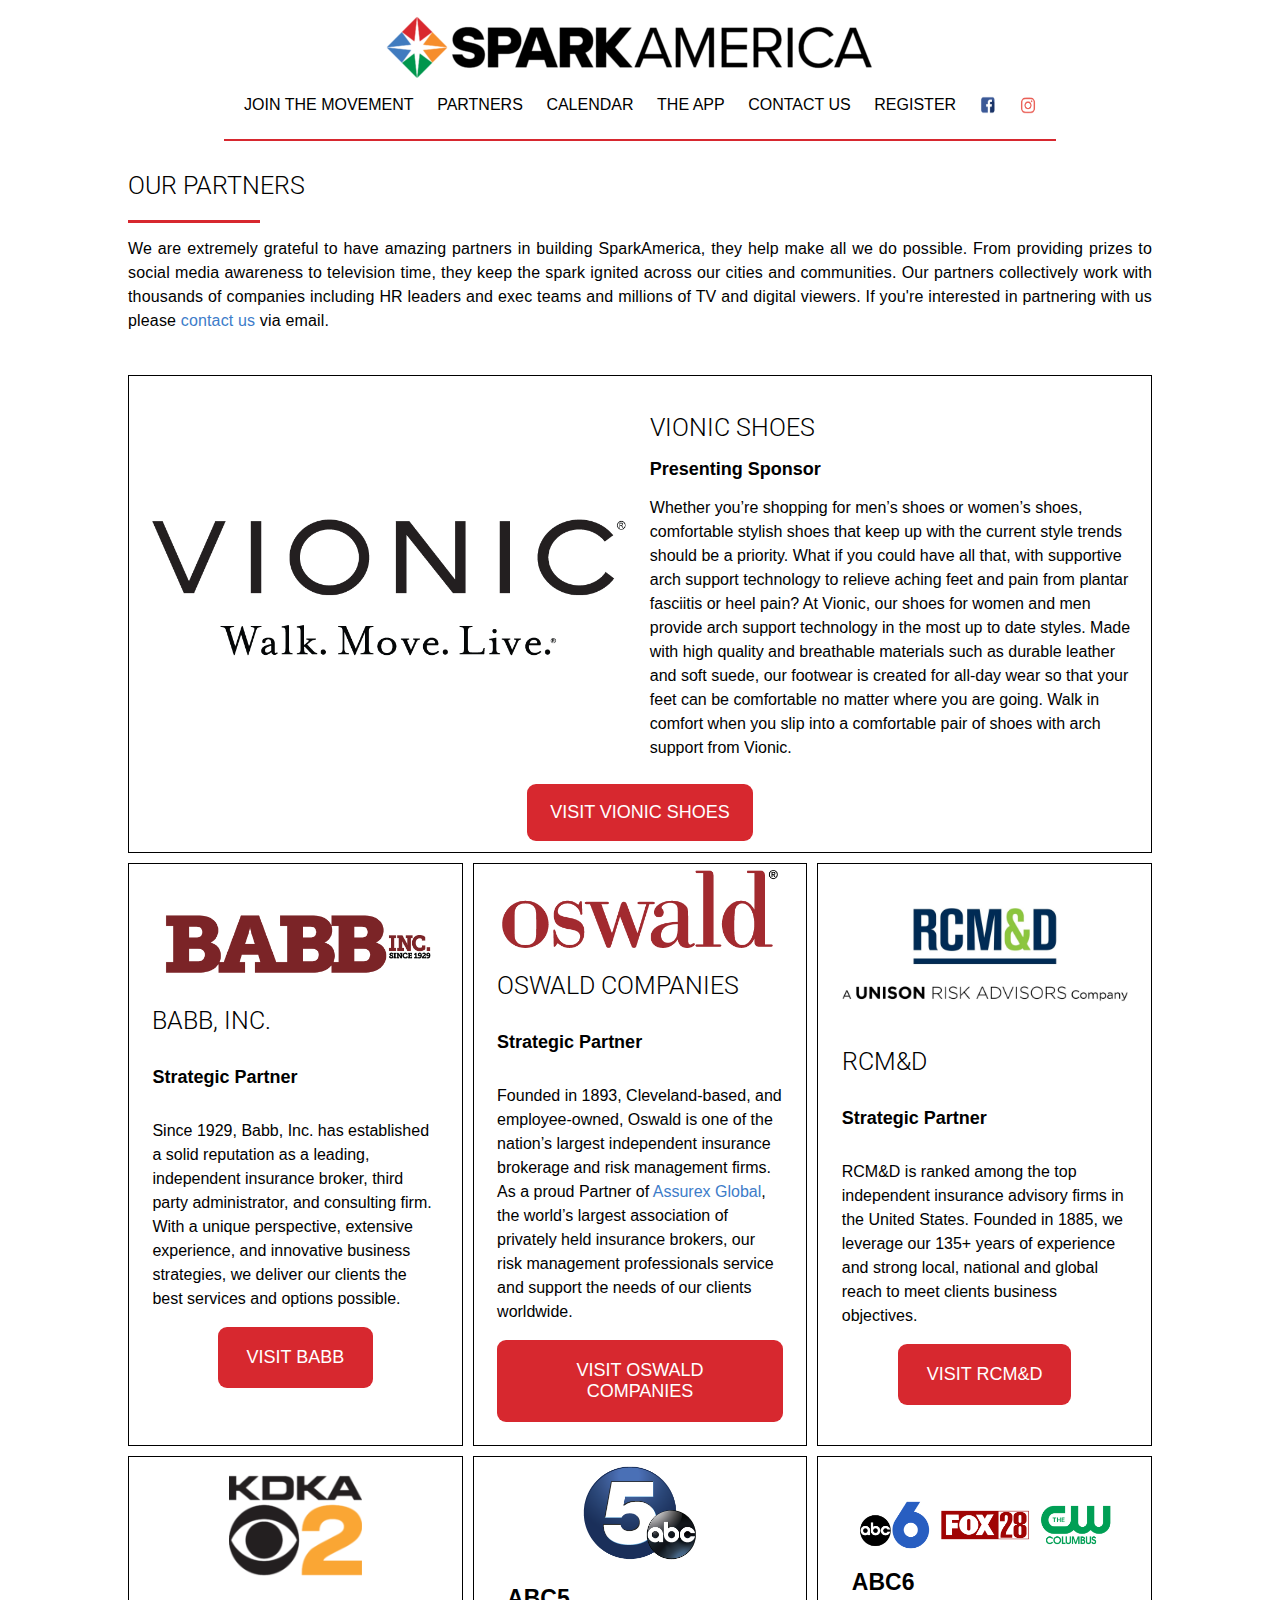
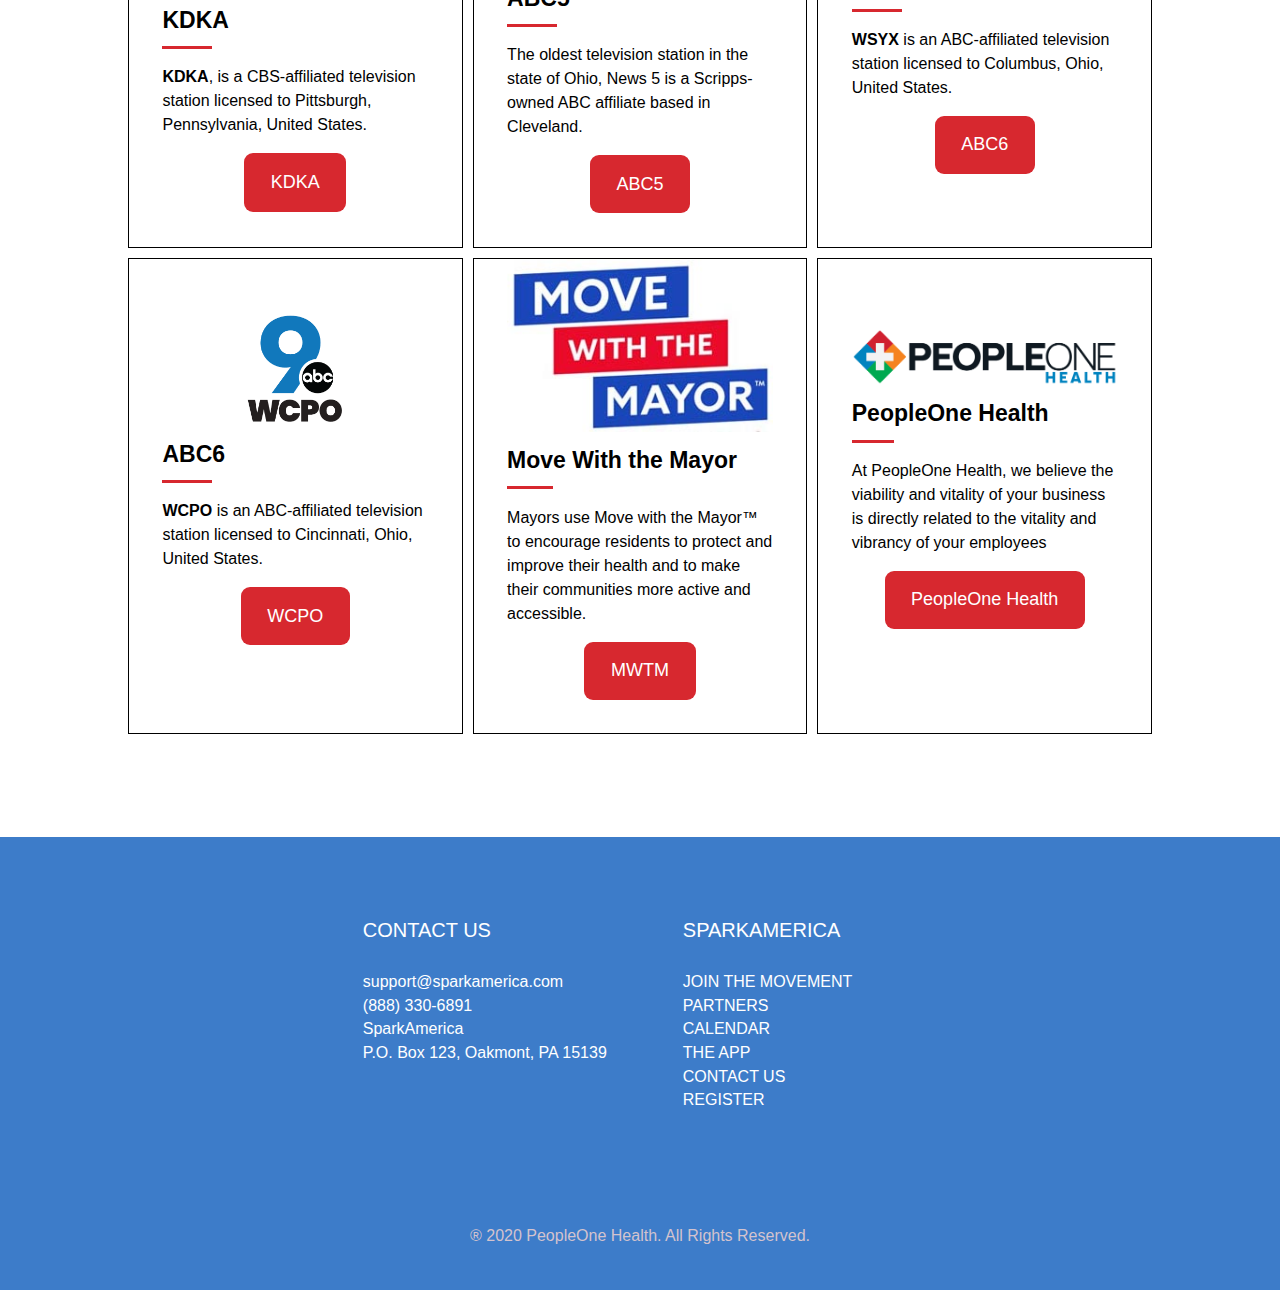
<file: partners.html>
<!DOCTYPE html>
<html lang="en">
  <head>
    <meta charset="UTF-8" />
    <meta http-equiv="X-UA-Compatible" content="IE=edge" />
    <meta name="viewport" content="width=device-width, initial-scale=1.0" />
    <title>PARTNERS - SparkAmerica</title>
    <link rel="shortcut icon" href="./Images/common/title.png" />
    <link rel="stylesheet" href="./Css/header.css" />
    <link rel="stylesheet" href="./Css/extra.css" />
    <link rel="stylesheet" href="./Css/partners.css" />
    <link rel="stylesheet" href="./Css/footer.css">
  </head>
  <body>
    <div id="header"><!--This Part is Appended in JavaScript--></div>
    <div id="first_div">
      <h1><span class="span" style="padding-bottom: 2%;">OUR PARTN</span>ERS</h1>
      <p>
        We are extremely grateful to have amazing partners in building
        SparkAmerica, they help make all we do possible. From providing prizes
        to social media awareness to television time, they keep the spark
        ignited across our cities and communities. Our partners collectively
        work with thousands of companies including HR leaders and exec teams and
        millions of TV and digital viewers. If you're interested in partnering
        with us please <span class="highlight">contact us</span> via email.
      </p>
    </div>
    <div id="partner_grid">
      <div class="type_1">
        <img src="./Images/partners/VioinicLogo.png" />
        <div>
          <h1>VIONIC SHOES</h1>
          <h2>Presenting Sponsor</h2>
          <p>
            Whether you’re shopping for men’s shoes or women’s shoes, comfortable
            stylish shoes that keep up with the current style trends should be a
            priority. What if you could have all that, with supportive arch
            support technology to relieve aching feet and pain from plantar
            fasciitis or heel pain? At Vionic, our shoes for women and men provide
            arch support technology in the most up to date styles. Made with high
            quality and breathable materials such as durable leather and soft
            suede, our footwear is created for all-day wear so that your feet can
            be comfortable no matter where you are going. Walk in comfort when you
            slip into a comfortable pair of shoes with arch support from Vionic.
          </p>
        </div>
        <button>VISIT VIONIC SHOES</button>
      </div>
      <div class="type_2">
        <img src="./Images/partners/Babb.png" alt="">
        <h1>BABB, INC.</h1>
        <h2>Strategic Partner</h2>
        <p>Since 1929, Babb, Inc. has established a solid reputation as a leading, independent insurance broker, third party administrator, and consulting firm. With a unique perspective, extensive experience, and innovative business strategies, we deliver our clients the best services and options possible.
        </p>
        <button>VISIT BABB</button>
      </div>
      <div class="type_2">
        <img src="./Images/partners/Oswald.png" alt="">
        <h1>OSWALD COMPANIES</h1>
        <h2>Strategic Partner</h2>
        <p>Founded in 1893, Cleveland-based, and employee-owned, Oswald is one of the nation’s largest independent insurance brokerage and risk management firms. As a proud Partner of <span class="highlight">Assurex Global</span>, the world’s largest association of privately held insurance brokers, our risk management professionals service and support the needs of our clients worldwide.</p>
        <button>VISIT OSWALD COMPANIES</button>
      </div>
      <div class="type_2">
        <img src="./Images/partners/RCMD.jpeg" alt="">
        <h1>RCM&D</h1>
        <h2>Strategic Partner</h2>
        <p>RCM&D is ranked among the top independent insurance advisory firms in the United States. Founded in 1885, we leverage our 135+ years of experience and strong local, national and global reach to meet clients business objectives.</p>
        <button>VISIT RCM&D</button>
      </div>
      <div class="type_3">
        <img id="bigImage" src="./Images/partners/KDKA.png" alt="">
        <h1 class="font-fam"><span class="span">KDK</span>A</h1>
        <p><span class="dark">KDKA</span>,  is a CBS-affiliated television station licensed to Pittsburgh, Pennsylvania, United States.</p>
        <button>KDKA</button>
      </div>
      <div class="type_3">
        <img src="./Images/partners/ABC5.png" alt="">
        <h1 class="font-fam"><span class="span">ABC</span>5</h1>
        <p>The oldest television station in the state of Ohio, News 5 is a Scripps-owned ABC affiliate based in Cleveland. </p>
        <button>ABC5</button>
      </div>
      <div class="type_3">
        <img src="./Images/partners/mixedLogos.png" alt="">
        <h1 class="font-fam"><span class="span">ABC</span>6</h1>
        <p><span class="dark">WSYX</span> is an ABC-affiliated television station licensed to Columbus, Ohio, United States. </p>
        <button>ABC6</button>
      </div>
      <div class="type_3">
        <img src="./Images/partners/WCPO.png" alt="">
        <h1 class="font-fam"><span class="span">ABC</span>6</h1>
        <p><span class="dark">WCPO</span> is an ABC-affiliated television station licensed to Cincinnati, Ohio, United States.</p>
        <button>WCPO</button>
      </div>
      <div class="type_3">
        <img src="./Images/partners/MovieWithMayor.jpg" alt="">
        <h1 class="font-fam"><span class="span">Mov</span>e With the Mayor</h1>
        <p>Mayors use Move with the Mayor™ to encourage residents to protect and improve their health and to make their communities more active and accessible.</p>
        <button>MWTM</button>
      </div>
      <div class="type_3">
        <img src="./Images/partners/PeopleOne.png" alt="">
        <h1 class="font-fam"><span class="span">Peo</span>pleOne Health</h1>
        <p>At PeopleOne Health, we believe the viability and vitality of your business is directly related to the vitality and vibrancy of your employees</p>
        <button>PeopleOne Health</button>
      </div>
    </div>
    <div id="footer"><!--This Part is Appended in JavaScript--></div>
  </body>
  <script src="./Scripts/header.js"></script>
  <script src="./Scripts/footer.js"></script>
  <script src="./Scripts/partners.js"></script>
</html>
</file>
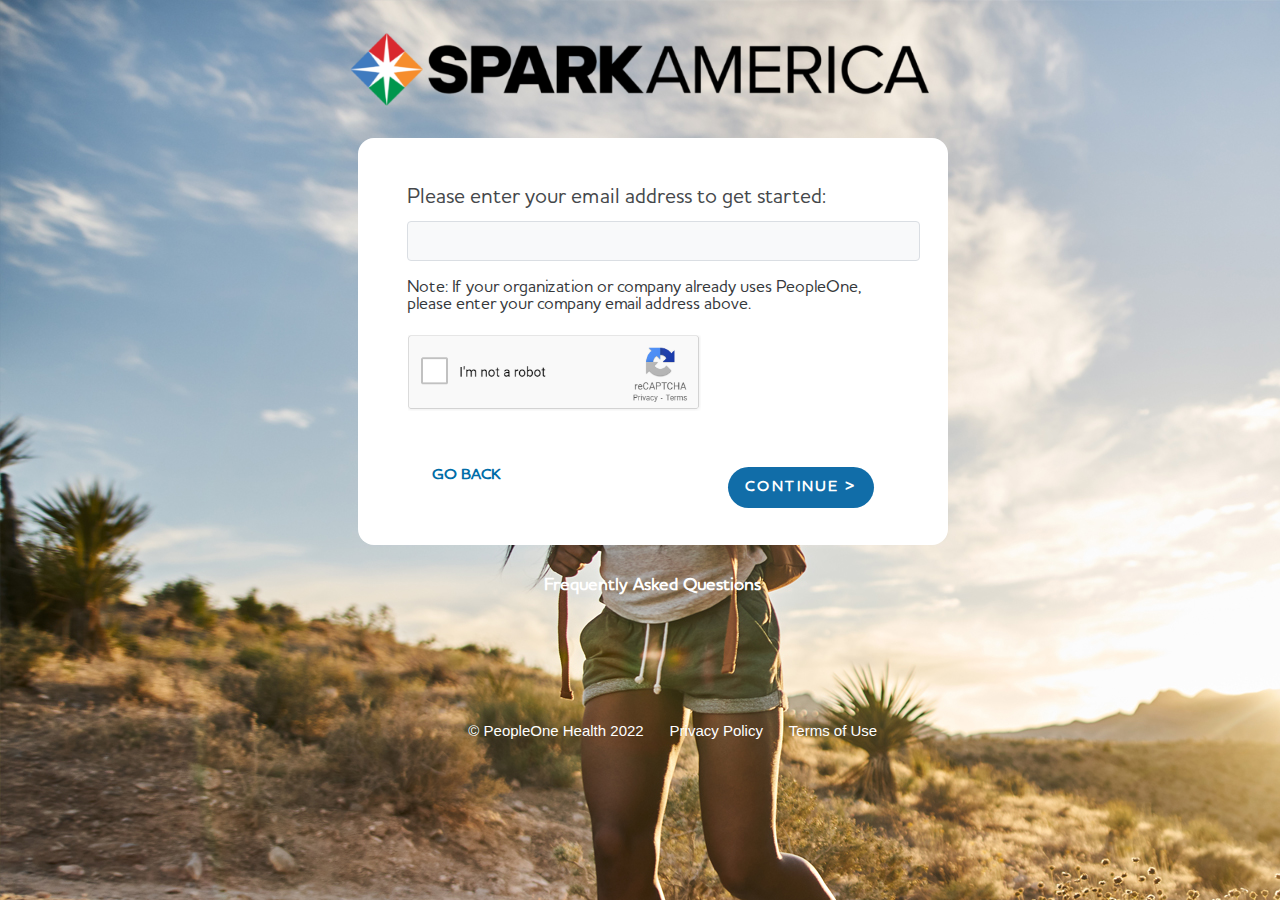
<file: register.html>
<!DOCTYPE html>
<html lang="en">
  <head>
    <meta charset="UTF-8" />
    <meta http-equiv="X-UA-Compatible" content="IE=edge" />
    <meta name="viewport" content="width=device-width, initial-scale=1.0" />
    <title>SparkAmerica: Get Started</title>
    <link rel="shortcut icon" href="./Images/common/title.png" />
    <link rel="stylesheet" href="./Css/register.css" />
    <link rel="stylesheet" href="./Css/header.css" />
  </head>
  <body>
    <img src="./Images/common/SparkAmericaCityPageHeader.jpg" alt="" />
    <div id="content">
      <img src="./Images/common/SparkAmerica2020-02-768x96.png" alt="" />
      <div>
        <div>
          <label for="name"
            >Please enter your email address to get started:</label
          ><br />
          <input type="text" id="name" />
          <p>
            <span id="inv"></span><br />
            <span id="note">
              Note: If your organization or company already uses PeopleOne,
              please enter your company email address above.
            </span>
          </p>
          <img id="recap" src="./Images/common/captchaStart.png" alt="" />
          <p id="captcha">Captcha Status</p>
          <div id="btn">
            <a href="Index.html">GO BACK</a>
            <button>CONTINUE ></button>
          </div>
        </div>
      </div>
      <p id="faq">Frequently Asked Questions</p>
      <ul type="none">
        <li>© PeopleOne Health 2022</li>
        <li>Privacy Policy</li>
        <li>Terms of Use</li>
      </ul>
    </div>
  </body>
  <script src="./Scripts/register.js"></script>
</html>
</file>
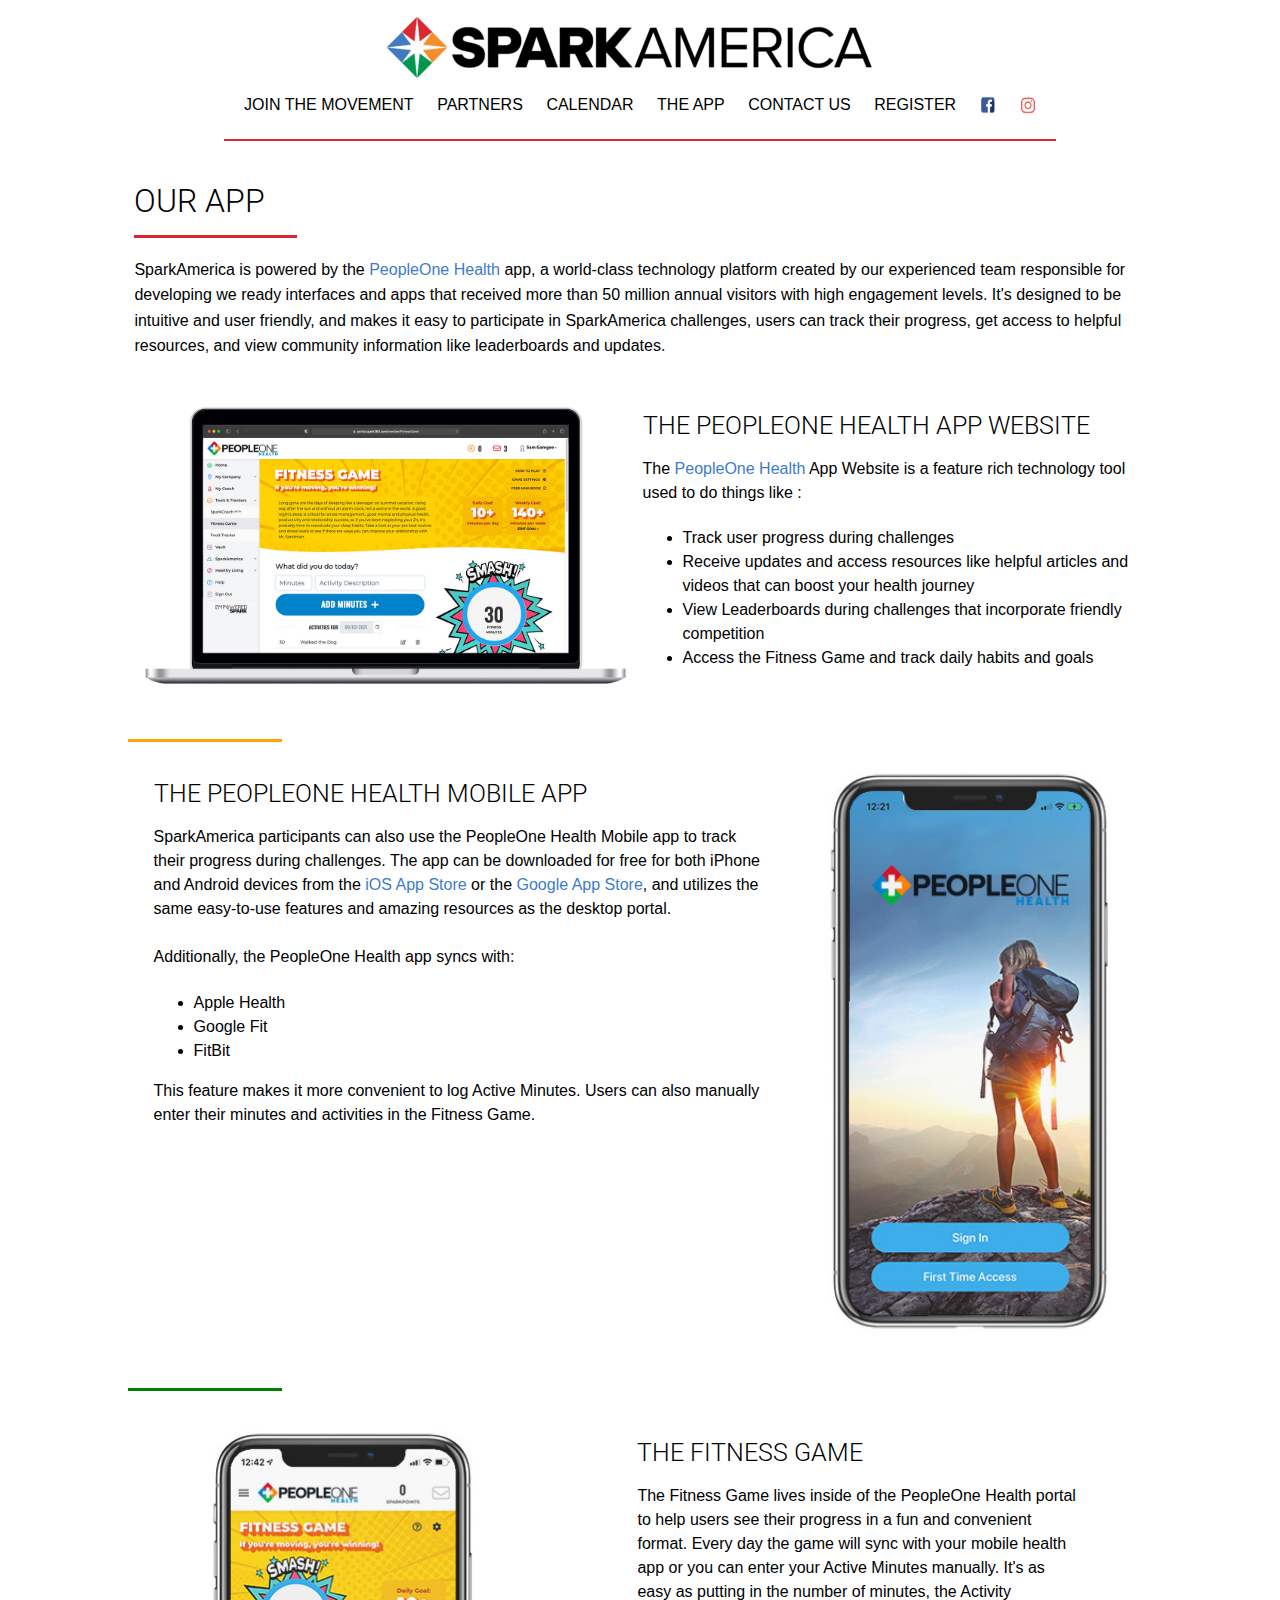
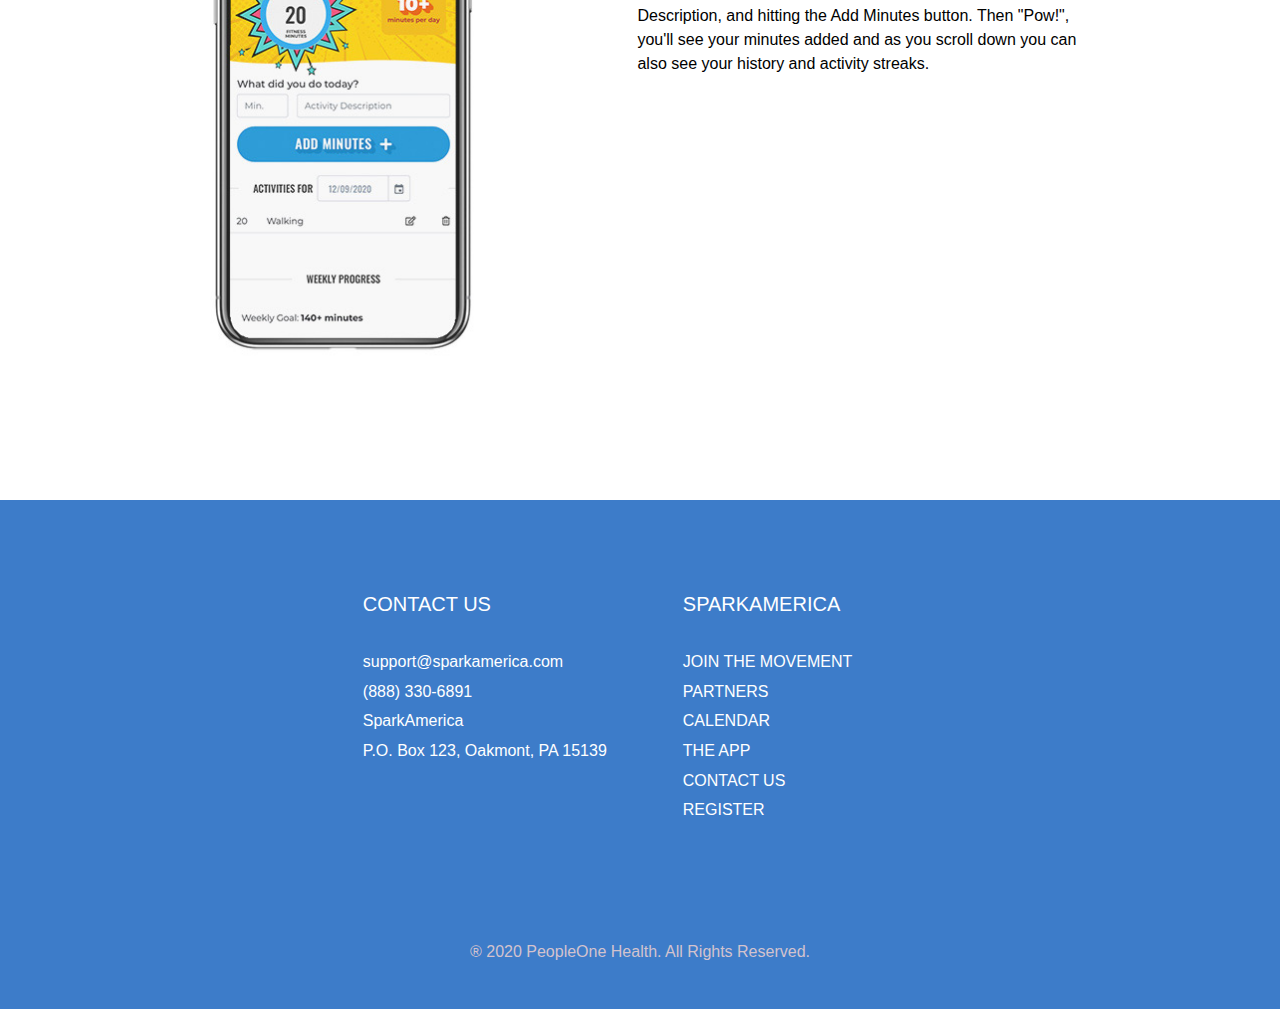
<file: theApp.html>
<!DOCTYPE html>
<html lang="en">
  <head>
    <meta charset="UTF-8" />
    <meta http-equiv="X-UA-Compatible" content="IE=edge" />
    <meta name="viewport" content="width=device-width, initial-scale=1.0" />
    <title>THE APP - SparkAmerica</title>
    <link rel="shortcut icon" href="./Images/common/title.png" />
    <link rel="stylesheet" href="./Css/header.css" />
    <link rel="stylesheet" href="./Css/extra.css" />
    <link rel="stylesheet" href="./Css/app.css" />
    <link rel="stylesheet" href="./Css/footer.css">
  </head>
  <body>
    <div id="header"><!--This Part is Appended in JavaScript--></div>
    <div id="description">
      <h1>
        <span class="span" style="padding-bottom: 1.5%"
          >OUR APP &nbsp;&nbsp;&nbsp;</span
        >
      </h1>
      <p>
        SparkAmerica is powered by the
        <span class="highlight">PeopleOne Health</span> app, a world-class
        technology platform created by our experienced team responsible for
        developing we ready interfaces and apps that received more than 50
        million annual visitors with high engagement levels. It's designed to be
        intuitive and user friendly, and makes it easy to participate in
        SparkAmerica challenges, users can track their progress, get access to
        helpful resources, and view community information like leaderboards and
        updates.
      </p>
    </div>
    <div id="look">
      <div id="laptop">
        <img src="./Images/app/laptop.jpg" />
        <div>
          <h1>THE PEOPLEONE HEALTH APP WEBSITE</h1>
          <p>
            The <span class="highlight">PeopleOne Health</span> App Website is a
            feature rich technology tool used to do things like :
          </p>
          <ul>
            <li>Track user progress during challenges</li>
            <li>
              Receive updates and access resources like helpful articles and
              videos that can boost your health journey
            </li>
            <li>
              View Leaderboards during challenges that incorporate friendly
              competition
            </li>
            <li>Access the Fitness Game and track daily habits and goals</li>
          </ul>
        </div>
      </div>
      <div class="orange"></div>
      <div id="iphone">
        <div>
          <h1>THE PEOPLEONE HEALTH MOBILE APP</h1>
          <p>
            SparkAmerica participants can also use the PeopleOne Health Mobile
            app to track their progress during challenges. The app can be
            downloaded for free for both iPhone and Android devices from the
            <span class="highlight">iOS App Store</span> or the
            <span class="highlight">Google App Store</span>, and utilizes the
            same easy-to-use features and amazing resources as the desktop
            portal. <br /><br />
            Additionally, the PeopleOne Health app syncs with:
          </p>
          <ul>
            <li>Apple Health</li>
            <li>Google Fit</li>
            <li>FitBit</li>
          </ul>
          <p>
            This feature makes it more convenient to log Active Minutes. Users
            can also manually enter their minutes and activities in the Fitness
            Game.
          </p>
        </div>
        <img src="./Images/app/iphoneGirl.jpg" />
      </div>
      <div class="green"></div>
      <div id="iphone_2">
        <img src="./Images/app/POH_FitnessGameMobile.jpg" />
        <div>
          <h1>THE FITNESS GAME</h1>
          <p>
            The Fitness Game lives inside of the PeopleOne Health portal to help
            users see their progress in a fun and convenient format. Every day
            the game will sync with your mobile health app or you can enter your
            Active Minutes manually. It's as easy as putting in the number of
            minutes, the Activity Description, and hitting the Add Minutes
            button. Then "Pow!", you'll see your minutes added and as you scroll
            down you can also see your history and activity streaks.
          </p>
        </div>
      </div>
    </div>
    <div id="footer"><!--This Part is Appended in JavaScript--></div>
  </body>
  <script src="./Scripts/header.js"></script>
  <script src="./Scripts/footer.js"></script>
</html>
</file>
<file: Css/header.css>
@font-face {
  font-family: "sans_light";
  src: url(../Fonts/sans_light.ttf);
}
::selection {
  background-color: #d7282f;
  color: white;
}
body {
  font-family: sans-serif;
  margin: 0;
  padding: 0;
  height: 100vh;
}
body::-webkit-scrollbar{
  width: 10px;
  background-image: linear-gradient(#d7282f,#3d7cc9);
}
body::-webkit-scrollbar-thumb{
  width: 50%;
  background-color: white;
  border-radius: 3em;
  height: 20px;
}
h1 {
  font-family: "sans_light";
  font-weight: lighter;
}
button {
  cursor: pointer;
  transition: ease-in 0.2s;
}
#header {
  width: 65%;
  margin: auto;
  padding-top: 0.5%;
}
#header > * {
  padding: 1%;
}
.span {
  border-bottom: 3px solid #d7282f;
  padding-bottom: 3%;
}
a {
  text-decoration: none;
}
#navbar a {
  color: black;
}
#logo {
  display: flex;
  justify-content: center;
}
#navbar {
  display: flex;
  justify-content: space-around;
}
#navbar *:hover {
  color: red;
  cursor: pointer;
}
#navbar img {
  width: 2%;
}
.highlight {
  color: #3d7cc9;
  cursor: pointer;
}
.dark{
  font-weight: bold;
}
#description p{
  padding-top: 1.5%;
  line-height: 160%;
}
</file>
<file: Css/home_content.css>
#bg{
    background-image: url(../Images/homepage/homeImage1.jpg);
    background-size: cover;
    background-position:20px;
    /* background-attachment: fixed; */
}
div:empty{
    width: 8%;
    border: 2px solid #D7282F;
}
#container{
    background-image: linear-gradient(90deg,white,rgba(255,255,255,0));
    height: 120vh;
}
#description{
    width: 53%;
    padding: 5% 7%;
}

.paragraph{
    padding-top: 2%;
    line-height: 150%;
}
.line{
    display: flex;
    justify-content: center;
    margin-top: -8px;
    width: 100%;
    height: 10px;
    overflow: hidden;
}
.line img{
    width:100%;
}
#cards_parent{
    background-color: white;
    width: 100%;
}
.cards{
    width: 77%;
    margin: auto;
    display: flex;
    padding-top: 4%;
    padding-bottom: 5%;
}
.cards img{
    width: 100%;
    padding-bottom: 3%;
}
.cards>div{
    padding: 1%;
}
.cards p{
    padding-top: 3%;
    line-height: 170%;
}
.cards div:last-child>img{
    width: 97%;
}
.cards>div>button{
    color: white;
    padding: 1.5%;
    border-radius: 3em;
    background-color: #D7282F;
    border: none;
    width: 50%;
    margin: auto;
    justify-content: center;
    align-items: center;
    display: flex;
}
.cards>div>button>img{
    filter:invert();
    width: 9%;
    margin-left: 3%;
    margin-top: 2%;
}
#paralympic{
    width: 100%;
    background-image: url(../Images/homepage/wheelchair.jpg);
    background-size: cover;
    background-attachment: fixed;
}
#paralympic>div{
    width: 100%;
    background-color: rgba(255,255,255,0.4);
    padding: 10% 0 10%;
}
#paralympic>div>div{
    width: 80%;
    margin: auto;
}
#paralympic>div button{
    color: white;
    padding: 1.5%;
    border-radius: 3em;
    background-color: #D7282F;
    border: none;
    width: 15%;
    margin: auto;
    justify-content: center;
    align-items: center;
    display: flex;
}
#paralympic button>img{
    filter:invert();
    width: 15%;
    margin-left: 5%;
}
.span2{
    border-bottom: 3px solid #3D7CC9;
    padding-bottom: 2%;
}
#paralympic p{  
    padding-top: 1.5%;
    line-height: 170%;
}
#grid_parent{
    width: 100%;
    background-color: white;
}
#grid_part{
    width: 85%;
    margin:auto;
    display: grid;
    grid-template-columns: repeat(3,1fr);
    gap:2%;
    padding:8% 0 8% 0;
}
.learn_more{
    color: white;
    padding: 4%;
    border-radius: 3em;
    background-color: #D7282F;
    border: none;
    width: 50%;
    margin: auto;
    justify-content: center;
    align-items: center;
    display: flex;
    margin-top: 20%;
}
.learn_more img{
    filter:invert();
    width: 15%;
    margin-left: 5%;
}
#grid_part div:nth-child(1) p{
    line-height: 160%;
}
.grid_image img:nth-child(1){
    margin-bottom: 5%;
}
#grid_part>div>img{
    width: 100%;
}
#underline{
    width: 13%;
    border: 2px solid  #D7282F;
}
</file>
<file: Css/footer.css>
ul a{
    color:white;
}
#footer{
    width: 100%;
    color:white;
    background-color: #3D7CC9;
}
#footer>div{
    width: 50%;
    margin: auto;
    display: flex;
    padding: 5% 0% 5% 0;
}
#footer>p{
    text-align: center;
    padding:1.5% 0 3.5% 0;
    color:#D3C3CE;
}
#footer ul{
    width: 50%;
}
#footer li:nth-child(1){
    font-size: 20px;
    padding-bottom: 10%;
}
#footer li{
    padding:1%;
}
</file>
<file: Css/extra.css>
#navbar{
    border-bottom: 2px solid #D7282F;
    padding-bottom: 3%;
}
</file>
<file: Css/calendar.css>
#description{
    width: 80%;
    margin: auto;
    padding: 1.5%;
}
#year{
    width: 80%;
    margin:auto;
    display: grid;
    grid-template-columns: repeat(3,1fr);
    column-gap: 1%;
    row-gap: 2%;
    place-items: center;
    padding-top: 1%;
    padding-bottom: 4%;
}
#year>div{
    border: 1px solid;
    padding: 3%;
    text-align: center;
    overflow: hidden;
}
#year h1{
    font-size: 30px;
}
#year p{
    font-size: 19px;
    line-height: 120%;
}
#year img{
    width:95%;
}
</file>
<file: Css/contact.css>
#description,#contact{
    width: 80%;
    margin: auto;
    padding-top: 1.5%;
}
#contact{
    width: 77%;
}
#check{
    float: left;
}
#contact{
    display: flex;
    padding: 1% 0 18% 0;
}
#contact form{
    display:grid;
    grid-template-columns: 1fr;
    gap:5%;
}
#contact img{
    width: 65%;
}
#contact input{
    padding: 3%;
    background-color: #FAFAFA;
    border: 1px solid #eaeaea;
    font-size: 16px;
}
#contact button{
    padding: 4%;
    border: none;
    background-color: #d7282f;
    color:white;
    font-size: 13px;
    border-radius: 3em;
    width: 40%;
}
#contact>form>div{
    line-height: 155%;
}
#part_2{
    line-height: 150%;
}
#contact h1{
    font-size: 25px;
}
</file>
<file: Css/form.css>
@font-face {
  font-family: "pro-light";
  src: url(../Fonts/pro_light.ttf);
}
@font-face {
  font-family: 'thin';
  src:url('../Fonts/thin.woff') format('woff');
  }
body {
  margin: 0;
  padding: 0;
  border: none;
  overflow-x: hidden;
}
body > img {
  min-width: 200%;
  max-width: 250%;
}
#content {
  width: 60%;
  margin: auto;
  display: grid;
  place-items: center;
  position: absolute;
  top: 0;
  left: 20%;
}
#content > img {
  width: 78%;
  padding: 4%;
}
#white_part {
  width: 88%;
  background-color: white;
  border-radius: 0.8em;
}
#white_part > div {
  padding: 3% 6%;
}
h1{
  font-family: "thin";
  font-weight: 100;
  text-align: center;
  font-size: 27px;
}
.notice{
  font-family: "pro-light";
  font-size:17px;
  color:red;
  margin:1%;
  display: none;
}
h1>#p{
  font-size: 16px;
}
form input,form select{
  width: 44%;
  font-size: 18px;
  padding: 1.7%;
  border: 1px solid #dadee3;
  background-color: #f8f9fa;
  border-radius: 4px;
  font-family: "pro-light";
  color: #65686b;
  margin:1.3% 0 1.3% 0 ;
}
#password{
  display:flex;
  justify-content: space-between;
}
.flname{
  width: 105%;
  display:grid;
  grid-template-columns: 1fr 1fr;
}
.flname *{
  width: 91.8%;
}
.flname input{
  padding: 3.6%;
}
label{
  font-family: "pro-light";
  color: #65686b;
  font-size: 18px;
}
#checkbox> .check{
  width: min-content;
}
.privacy{
  font-family: "pro-light";
  font-size: 15px;
}
.highlight{
  color:#006DA8;
}
#btn {
  width: 90%;
  margin: auto;
  display: flex;
  place-items: center;
  justify-content: space-between;
  padding: 4% 0 4% 0;
}
#btn > a {
  font-family: "pro-light";
  color: #006da8;
  font-weight: bold;
  text-decoration: none;
}
#btn button {
  border: none;
  background-color: #116da8;
  color: white;
  border-radius: 3em;
  font-size: 15px;
  padding: 2.5% 4%;
  font-family: "pro-light";
  font-weight: bold;
}
input:focus {
  box-shadow: rgba(3, 102, 214, 0.3) 0px 0px 1px 4px;
  outline: 1px solid #30cae6;
  transition: ease-in 0.15s;
}
#faq {
  font-family: "pro-light";
  color: white;
  font-size: 18px;
  font-weight: bold;
  padding-top: 2%;
}
#faq:hover,
#btn > a:hover {
  color: #003b5c;
  transition: ease-in 0.2s;
  cursor: pointer;
}
#btn > button:hover {
  background-color: #003b5c;
}
ul {
  font-family: "pro-light";
  width: 75%;
  color: white;
  display: flex;
  justify-content: space-evenly;
  margin-top: 8%;
  font-size: 15px;
}
ul li:nth-child(2):hover,
ul li:nth-child(3):hover {
  color: #17a2b8;
  cursor: pointer;
}
</file>
<file: Css/joinMovement.css>
.span{
    padding-bottom: 1.5%;
}
body{
    display: grid;
    grid-template-columns: 1fr;
    place-items: center;
}
#part_one{
    width: 78%;
    margin: auto;
    padding-top: 1.5%;
}
#part_one>p,#part_two>p,#part_four>p,#part_five>p{
    padding-top: 1%;
    line-height: 150%;
}
#part_two{
    width: 70%;
    margin: auto;
    padding-top: 1.5%;
}
#part_three{
    width: 73%;
    margin: auto;
    margin-top:-1%
}
#part_three li{
    line-height: 150%;
}
#part_four{
    width: 73%;
    margin: auto;
    padding-top: 1%;
}
.icon{
    filter:invert();
    width: 8%;
    padding-right: 3% ;
}
#part_four>button{
    border: none;
    background-color: #0082CA;
    color: white;
    font-size: 16px;
    font-weight: bold;
    display: flex;
    justify-content: center;
    align-items: center;
    border-radius: 0.3em;
    width: 34%;
    padding: 0 2%;
    margin: auto;
}
#part_four button:first-child{
    width: 20%;
}
#part_four button:last-child:hover{
    background-color: #ff8300;
    transition: ease-in 0.2s;
}

svg{
    width: 10%;
    filter: invert();
    padding-right: 3% ;
}


#part_five{
    width: 73%;
    margin: auto;
    padding-bottom: 10%;
}
</file>
<file: Css/partners.css>
#first_div,#partner_grid{
    width: 80%;
    margin: auto;
    padding: 1%;
}
.span{
    padding-bottom: 5%;
}
#first_div>p{
    padding-top: 2%;
    line-height: 150%;
    letter-spacing: 0.01em;
    text-align:justify;
}
#partner_grid{
    display: grid;
    grid-template-columns: repeat(3,1fr);
    gap: 10px;
    padding-bottom: 8%;
}
.type_1{
    grid-column: span 3;
    display: grid;
    grid-template-columns: repeat(2,1fr);
    padding: 2%;
    gap: 2%;
}
#partner_grid img{
    width: 100%;
    margin: auto;
}
#partner_grid>*{
    border: 1px solid;
}
.type_1 button{
    grid-column: span 2;
    width: 23%;
    margin: auto;
    padding: 1.8%;
}
#partner_grid p{
    line-height: 150%;
}
h1{
    font-size: 25px;
}
.font-fam{
    font-size:23px;
    font-family: sans-serif;
    font-weight: bolder;
}
h2{
    font-size: 18px;
}
.type_2{
    padding: 0 7% 7% 7%; 
    display: grid;
    place-content: center;
}
.type_2 img{
    display: flex;
    justify-content: center;
    align-items: center;
}
.type_3{
    padding:0 10% 10% 10%;
    display: grid;
    place-content: center;
}
.type_3 #bigImage{
    width: 50%;
}
#partner_grid button{
    font-size: 18px;
    border: none;
    background-color: #d7282f;
    color: white;  
    border-radius: 0.5em;
}
#partner_grid .type_2 button,#partner_grid .type_3 button{
    padding: 7% 10%;
    margin: auto;
}
</file>
<file: Css/register.css>
@font-face {
  font-family: "pro-light";
  src: url(../Fonts/pro_light.ttf);
}
body {
  margin: 0;
  padding: 0;
  border: none;
  overflow-x: hidden;
}
body > img {
  width: max-content;
}
#content {
  width: 48%;
  margin: auto;
  display: grid;
  place-items: center;
  position: absolute;
  top: 0;
  left: 27%;
}
#content > img {
  width: 100%;
  padding: 5%;
}
#content > div {
  width: 80%;
  margin: auto;
  background-color: white;
  border-radius: 1em;
  padding: 6% 8% 6% 8%;
  font-family: "pro-light";
}
#recap {
  width: 60%;
  cursor: pointer;
}
#content > div > p {
  width: 95%;
  line-height: 140%;
}
label {
  font-size: 21px;
  color: #45484b;
  line-height: 220%;
}
input {
  font-size: 18px;
  width: 100%;
  padding: 2%;
  border: 1px solid #dadee3;
  background-color: #f8f9fa;
  border-radius: 4px;
  font-family: "pro-light";
  color: #65686b;
}
input:focus {
  box-shadow: rgba(3, 102, 214, 0.3) 0px 0px 1px 4px;
  outline: 1px solid #30cae6;
  transition: ease-in 0.15s;
}
input + p {
  margin-top: 0.5%;
}
#inv {
  width: 100%;
  visibility: hidden;
}
#captcha {
  margin-top:-1%;
  font-size: 18px;
  visibility: hidden;
}
#note {
  color: #35383b;
  font-size: 17px;
}
#btn {
  width: 90%;
  margin: auto;
  display: flex;
  justify-content: space-between;
  padding-top: 4%;
}
#btn > a {
  color: #006da8;
  font-weight: bold;
}

#btn button {
  font-family: "pro-light";
  border: none;
  background-color: #116da8;
  color: white;
  border-radius: 3em;
  font-size: 15px;
  padding: 3% 4%;
  letter-spacing: 2px;
  font-weight: bold;
}
#faq {
  font-family: "pro-light";
  color: white;
  font-size: 18px;
  font-weight: bold;
  padding-top: 2%;
}
#faq:hover,
#btn > a:hover {
  color: #003b5c;
  transition: ease-in 0.2s;
  cursor: pointer;
}
#btn > button:hover {
  background-color: #003b5c;
}
ul {
  width: 75%;
  color: white;
  display: flex;
  justify-content: space-evenly;
  margin-top: 18%;
  font-size: 15px;
}
ul li:nth-child(2):hover,
ul li:nth-child(3):hover {
  color: #17a2b8;
  cursor: pointer;
}
</file>
<file: Css/app.css>
#description {
  width: 79%;
  margin: auto;
  padding: 1.5%;
}
#look {
  width: 80%;
  margin: auto;
}
#look h1 {
  font-size: 25px;
}
#laptop,
#iphone,
#iphone_2 {
  display: flex;
  justify-content: space-around;
  padding-bottom: 4%;
}
#laptop img {
  width: 48%;
}
#laptop > div {
  width: 49%;
}
#iphone img {
  width: 30%;
}
#iphone > div {
  width: 60%;
}

#iphone_2 img {
  width: 28%;
}
#iphone_2 > div {
  width: 43%;
}
.orange:empty {
  width: 15%;
  background-color: orange;
  height: 3px;
  margin-bottom: 2%;
}
.green:empty {
  width: 15%;
  background-color: green;
  height: 3px;
  margin-bottom: 3%;
}
p,
li {
  line-height: 150%;
}
ul{
    padding-top: 1%;
}
#iphone_2{
    padding-bottom: 13%;
}
</file>
